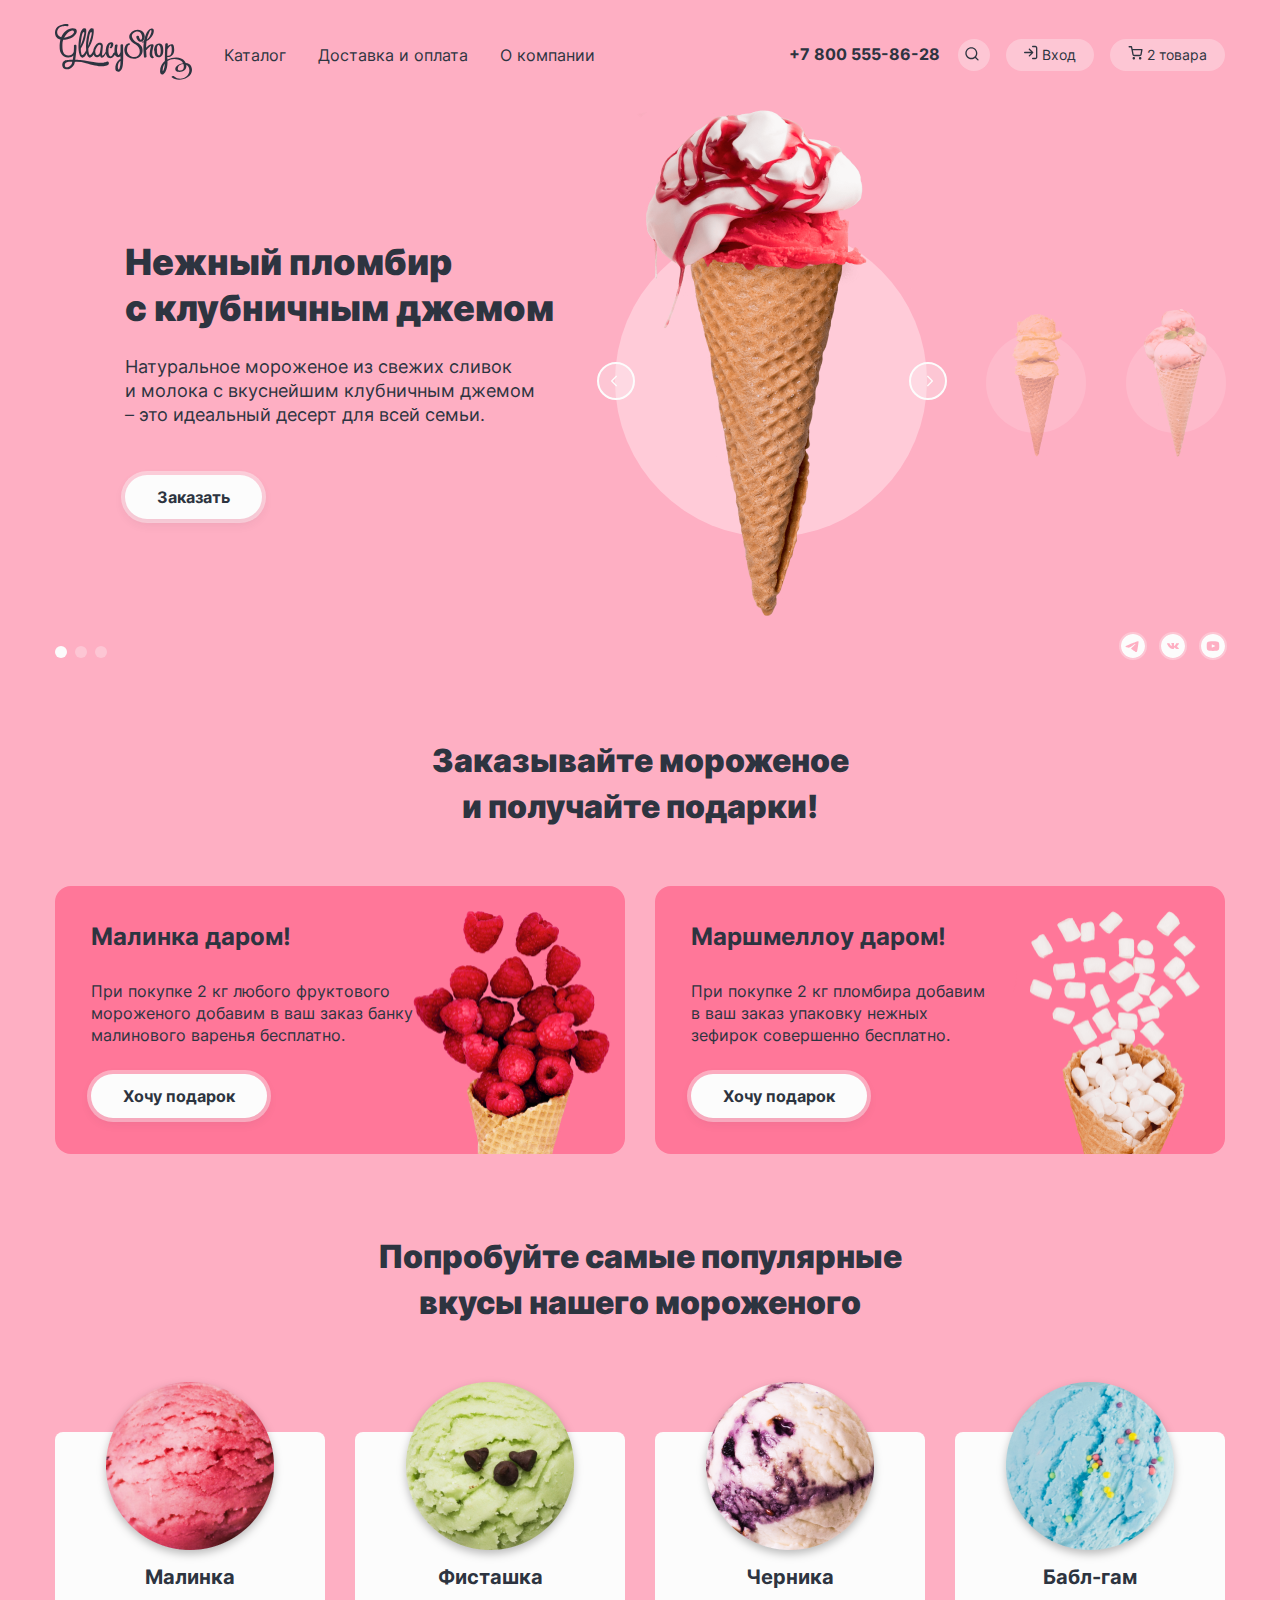
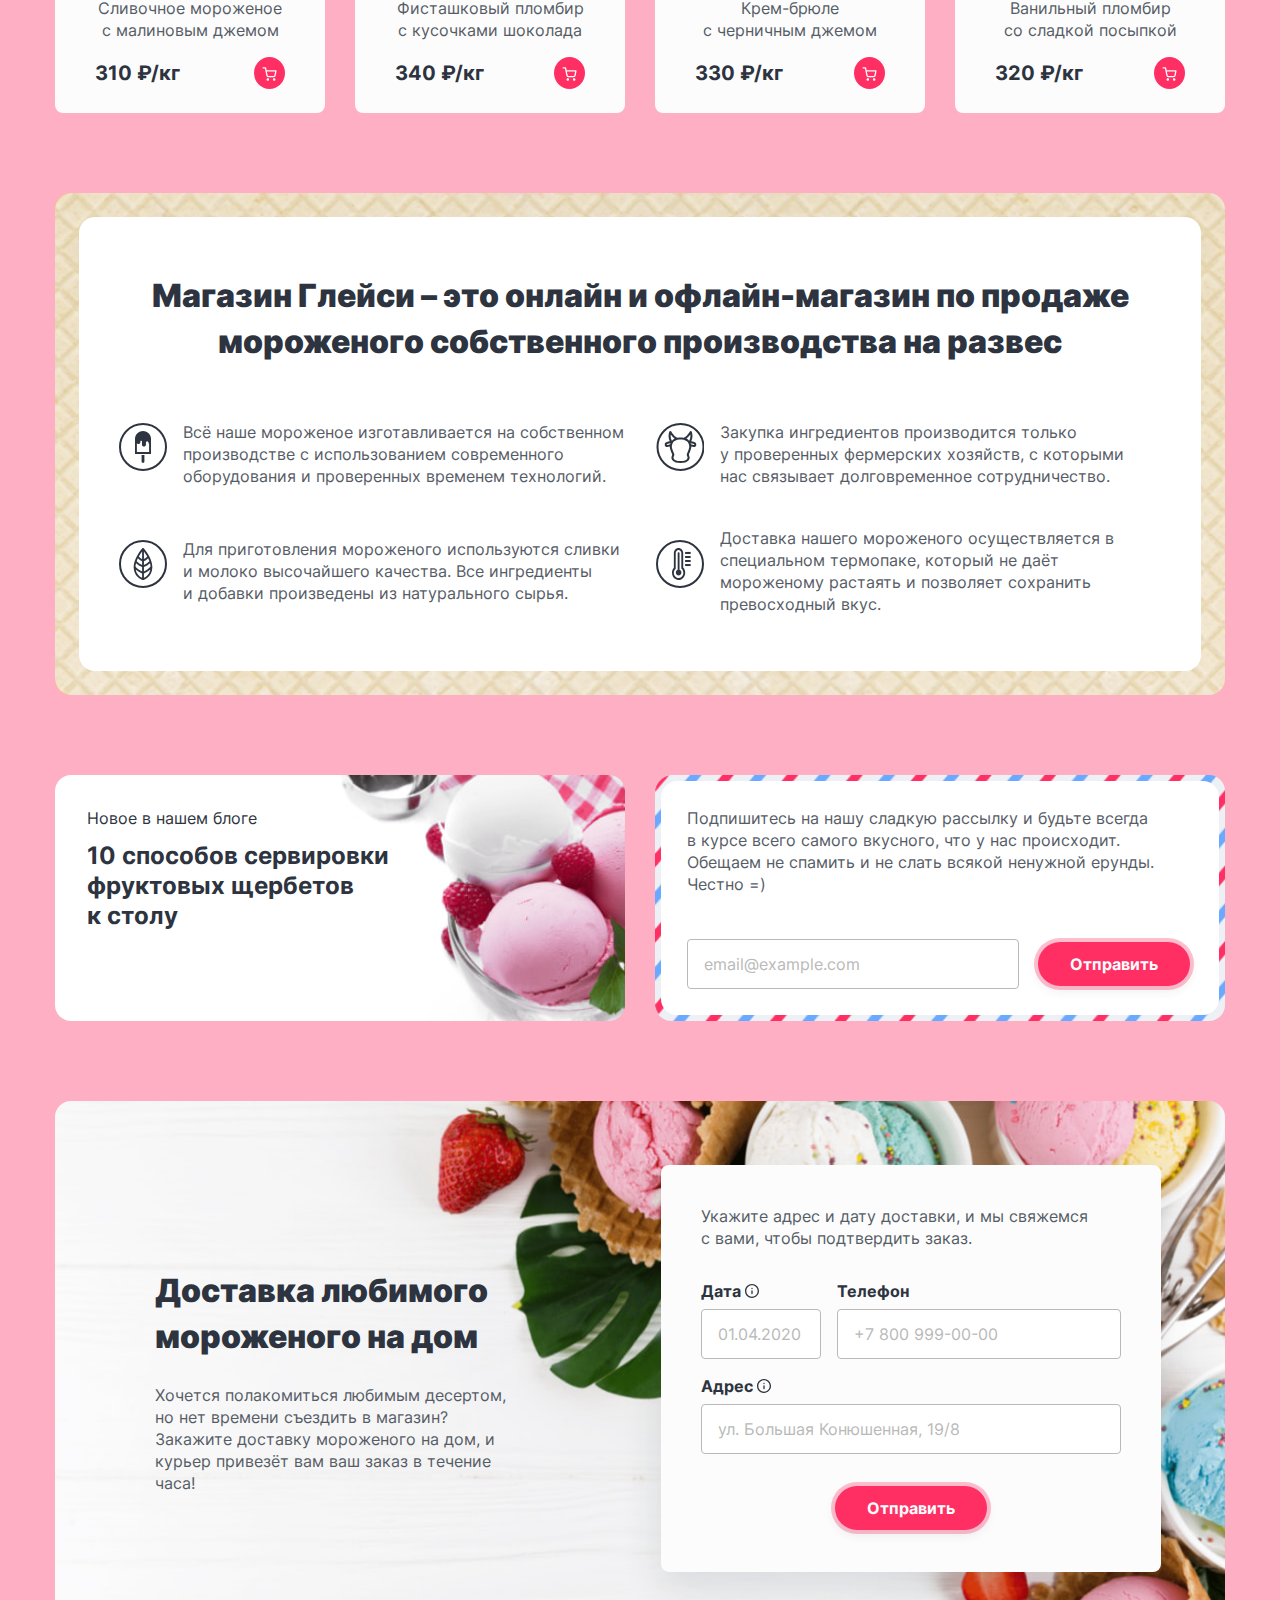
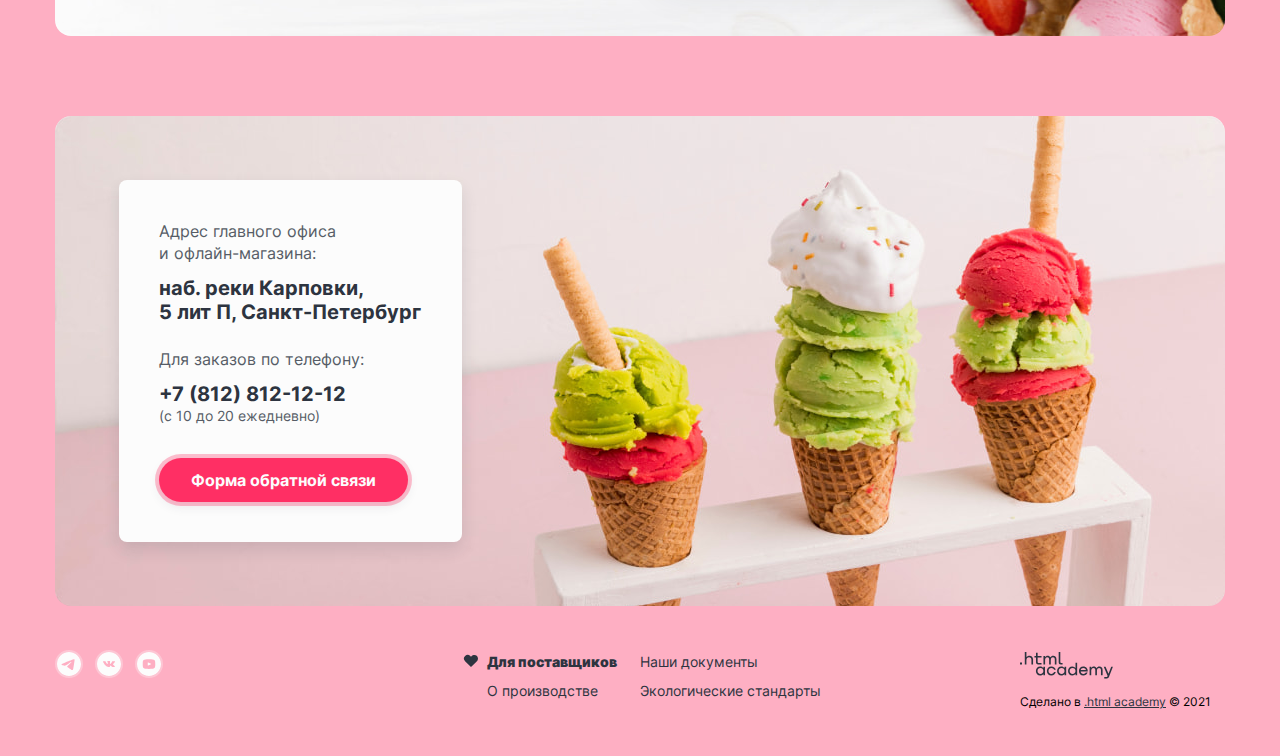
<file: index.html>
<!DOCTYPE html>
<html lang="ru">

  <head>
    <meta charset="utf-8">
    <title>HTML Academy: Глейси</title>
    <link rel="stylesheet" href="styles/styles.css">
    <link rel="icon" href="favicon.ico">
    <link rel="icon" type="image/png" sizes="32x32" href="images/icon/favicon-32x32.png">

  </head>

  <body>

    <header class="page-header">
      <nav class="navigation-menu">
        <h1 class="visually-hidden">
          Интернет-магазин Глейси
        </h1>
        <a class="navigation-logo-link" href="#">
          <img class="navigation-logo" src="images/index.html/icon-logo.svg" width="137" height="56"
            alt="Логотип сайта Глейси.">
        </a>
        <ul class="navigation-menu-list">
          <li class="navigation-menu-item">
            <a class="navigation-menu-link" href="catalog.html">
              Каталог
            </a>
            <div class="popover-catalog-container">
              <div class="popover popover-catalog">
                <h3 class="popover-title-catalog">Новинки</h3>
                <ul class="popover-dropdown-list">
                  <li class="popover-dropdown-item">
                    <a class="popover-link-catalog" href="catalog.html">Сливочное</a>
                  </li>
                  <li class="popover-dropdown-item">
                    <a class="popover-link-catalog" href="catalog.html">Щербеты</a>
                  </li>
                  <li class="popover-dropdown-item">
                    <a class="popover-link-catalog" href="catalog.html">Фруктовый лед</a>
                  </li>
                  <li class="popover-dropdown-item">
                    <a class="popover-link-catalog" href="catalog.html">Мелорин</a>
                  </li>
                </ul>
              </div>
            </div>
          </li>
          <li class="navigation-menu-item">
            <a class="navigation-menu-link" href="#">
              Доставка и оплата
            </a>
          </li>
          <li class="navigation-menu-item">
            <a class="navigation-menu-link" href="#">
              О компании
            </a>
          </li>
        </ul>

        <ul class="navigation-user-menu-list">
          <li class="navigation-user-menu-item">
            <a class="navigation-user-menu-link navigation-phone-link" href="#">
              +7 800 555-86-28
            </a>
          </li>
          <li class="navigation-user-menu-item">
            <a class="navigation-user-menu-link search-link" href="#">
              <svg aria-hidden="true" focusable="false" width="16" height="17" viewBox="0 0 16 17" fill="none"
                xmlns="http://www.w3.org/2000/svg">
                <path fill-rule="evenodd" clip-rule="evenodd"
                  d="M2.66329 8.18794c0-2.57733 2.08934-4.66666 4.66667-4.66666s4.66664 2.08933 4.66664 4.66666c0 1.25728-.4972 2.39846-1.3057 3.23756a.66988.66988 0 0 0-.0657.0577.66988.66988 0 0 0-.0577.0657c-.83915.8085-1.98028 1.3057-3.23754 1.3057-2.57733 0-4.66667-2.0893-4.66667-4.66666Zm8.41181 4.68796c-1.0265.8211-2.32848 1.312-3.74514 1.312-3.31371 0-6-2.6862-6-5.99996 0-3.31371 2.68629-6 6-6 3.31374 0 6.00004 2.68629 6.00004 6 0 1.41669-.491 2.71866-1.3121 3.74516l2.4501 2.4501c.2604.2604.2604.6825 0 .9428-.2603.2604-.6825.2604-.9428 0l-2.4501-2.4501Z"
                  fill="#2D3440" />
              </svg>
              <span class="visually-hidden">Поиск.</span>
            </a>
            <div class="popover-search-container">
              <div class="popover popover-search">
                <h3 class="visually-hidden">Поиск по сайту</h3>
                <form class="popover-form-search" action="https://echo.htmlacademy.ru/" method="post">
                  <label class="visually-hidden popover-form-label" for="search">Поиск</label>
                  <input class="popover-search-field field" type="search" id="search" name="search"
                    placeholder="Поиск по сайту" required>
                </form>
              </div>
            </div>
          </li>
          <li class="navigation-user-menu-item">
            <a class="navigation-user-menu-link login-link" href="#">
              <svg aria-hidden="true" focusable="false" width="14" height="15" viewBox="0 0 14 15" fill="none"
                xmlns="http://www.w3.org/2000/svg">
                <path fill-rule="evenodd" clip-rule="evenodd"
                  d="M8 1.52461c0-.36819.29848-.66667.66667-.66667h2.66663c.5305 0 1.0392.21071 1.4142.58579a1.9999 1.9999 0 0 1 .5858 1.41421v9.33336c0 .5304-.2107 1.0391-.5858 1.4142-.375.3751-.8837.5858-1.4142.5858H8.66667c-.36819 0-.66667-.2985-.66667-.6667 0-.3682.29848-.6667.66667-.6667h2.66663c.1768 0 .3464-.0702.4714-.1952A.66635.66635 0 0 0 12 12.1913V2.85794a.66637.66637 0 0 0-.1953-.4714.66662.66662 0 0 0-.4714-.19527H8.66667C8.29848 2.19127 8 1.8928 8 1.52461ZM4.86189 3.71987c.26035-.26035.68246-.26035.94281 0l3.3291 3.3291a.67314.67314 0 0 1 .04858.05313.6635.6635 0 0 1 .08045.12379c.04511.08986.0705.19132.0705.29872 0 .10862-.02598.21118-.07206.30179a.66356.66356 0 0 1-.07371.11432.67124.67124 0 0 1-.05402.05978L5.8047 11.3293c-.26035.2604-.68246.2604-.94281 0-.26035-.2603-.26035-.6824 0-.9428l2.19526-2.19523H.66667C.29847 8.19127 0 7.8928 0 7.52461s.29848-.66667.66667-.66667h6.39048L4.86189 4.66268c-.26035-.26035-.26035-.68246 0-.94281Z"
                  fill="#2D3440" />
              </svg>
              <span class="navigation-user-menu-title">
                Вход
              </span>
            </a>
            <div class="popover-login-container">
              <div class="popover popover-login">
                <h3 class="popover-title">Личный кабинет</h3>
                <form class="popover-form" action="https://echo.htmlacademy.ru/" method="post">
                  <label class="visually-hidden popover-form-label" for="email">Введите ваш email</label>
                  <input class="popover-field field" type="email" id="email" name="email"
                    placeholder="email@example.com" required>
                  <label class="visually-hidden popover-form-label" for="password">Введите ваш пароль</label>
                  <input class="popover-field field" type="password" id="password" name="password"
                    placeholder="Введите ваш пароль" required>
                  <div class="popover-auth">
                    <button class="button pink-button popover-button-login" type="submit">
                      Войти
                    </button>
                    <div class="popover-link-group">
                      <a class="popover-link" href="#">
                        Забыли пароль?
                      </a>
                      <a class="popover-link" href="#">
                        Регистрация
                      </a>
                    </div>
                  </div>
                </form>
              </div>
            </div>
          </li>
          <li class="navigation-user-menu-item">
            <a class="navigation-user-menu-link cart-link" href="#">
              <svg aria-hidden="true" focusable="false" width="15" height="14" viewBox="0 0 15 14" fill="none"
                xmlns="http://www.w3.org/2000/svg">
                <path fill-rule="evenodd" clip-rule="evenodd"
                  d="M1.16667.10794C.79847.10794.5.40642.5.77461c0 .36819.29848.66666.66667.66666h1.77127l.46743 2.33539a.66396.66396 0 0 0 .01063.0531l.96738 4.83333.00012.00056a1.82558 1.82558 0 0 0 1.81833 1.46915h5.62067a1.82578 1.82578 0 0 0 1.1727-.40332 1.82592 1.82592 0 0 0 .6458-1.06639v.00001l.001-.005.9271-4.86144a.6669.6669 0 0 0-.1412-.54985.66677.66677 0 0 0-.5137-.2417H4.61072L4.1381.64377C4.07574.3322 3.80215.10794 3.4844.10794H1.16667Zm4.52431 8.29444-.81339-4.06394h8.23081l-.7756 4.06686a.4923.4923 0 0 1-.1737.28555.4923.4923 0 0 1-.3181.10871v-.00013H6.19614v-.00012l-.01277.00025a.49218.49218 0 0 1-.4922-.39622l-.00019-.00096ZM4.55739 12.3634c0-.688.55771-1.2457 1.24568-1.2457.68798 0 1.24569.5577 1.24569 1.2457 0 .6879-.55771 1.2457-1.24569 1.2457-.68797 0-1.24568-.5578-1.24568-1.2457Zm6.37331 0c0-.688.5577-1.2457 1.2457-1.2457.688 0 1.2457.5577 1.2457 1.2457 0 .6879-.5577 1.2457-1.2457 1.2457-.688 0-1.2457-.5578-1.2457-1.2457Z"
                  fill="#2D3440" />
              </svg>
              <span class="visually-hidden">Корзина.</span>
              <span class="products-amount">2 товара</span>
            </a>
            <div class="popover-cart-container">
            <div class="popover popover-cart">
              <h3 class="popover-title">Корзина</h3>
              <ul class="popover-list">
                <li class="popover-item">
                  <img class="image-popover" src="images/index.html/raspberry.png" width="46" height="46"
                    alt="Мороженное с малиной.">
                  <div class="popover-details-group">
                    <a class="popover-cart-link" href="catalog.html">
                      Малинка
                    </a>
                    <span class="popover-item-details">1 кг х 310 ₽</span>
                  </div>
                  <b class="popover-item-price">310 ₽</b>
                  <button class="button close-button-popover" type="button">
                    <span class="visually-hidden">Удалить из корзины.</span>
                  </button>
                </li>
                <li class="popover-item">
                  <img class="image-popover" src="images/index.html/bubblegum.png" width="46" height="46"
                    alt="Мороженное с малиной.">
                  <div class="popover-details-group">
                    <a class="popover-cart-link" href="catalog.html">
                      Бабл-гам
                    </a>
                    <span class="popover-item-details">1,5 кг х 320 ₽</span>
                  </div>
                  <b class="popover-item-price">480 ₽</b>
                  <button class="button close-button-popover" type="button">
                    <span class="visually-hidden">Удалить из корзины.</span>
                  </button>
                </li>
              </ul>
              <div class="popover-button-container">
                <button class="button pink-button popover-button" type="submit">
                  Оформить заказ
                </button>
                <span class="popover-total-price">Итого: 790 ₽</span>
              </div>
            </div>
          </div>

          <div class="popover-cart-empty-container">
            <div class="popover popover-cart-empty">
              <h3 class="popover-cart-empty-title">Ваша корзина пока пуста</h3>
            </div>
          </div>

          </li>
        </ul>
      </nav>
    </header>

    <main class="main-index main-container">

      <section class="slider">
        <h2 class="visually-hidden">
          Ассортимент интернет-магазина Глейси
        </h2>

        <div class="slider-container">
          <div class="slider-content">
            <p class="slider-title">
              Нежный пломбир с&nbsp;клубничным джемом
            </p>
            <p class="slider-description">
              Натуральное мороженое из свежих сливок
              и&nbsp;молока с вкуснейшим клубничным джемом<br>– это идеальный десерт для всей семьи.
            </p>

            <div class="slider-content visually-hidden">
              <p class="slider-title">
                Сливочное мороженое со вкусом банана
              </p>
              <p class="slider-description">
                Сливочное мороженое с ярким банановым вкусом подарит вам свежесть и наслаждение даже в самый жаркий
                летний
                день.
              </p>
            </div>

            <div class="slider-content visually-hidden">
              <p class="slider-title">
                Карамельный пломбир с маршмеллоу
              </p>
              <p class="slider-description">
                Необычный сладкий десерт с карамельным топпингом и кусочками зефира завоюет сердца сладкоежек всех
                возрастов.
              </p>
            </div>

            <button class="button order-button" type="submit">
              Заказать
            </button>

          </div>

          <div class="slider-image-container">
            <div class="slider-image-content">
              <img class="slider-image" src="images/index.html/icon-ice-cream.png" width="306" height="507"
                alt="Нежный пломбир с клубничным джемом в рожке.">
            </div>
            <div class="slider-image-content slider-not-selected">
              <img class="slider-image" src="images/index.html/icon-ice-cream-banana.png" width="306" height="507"
                alt="Нежный пломбир с клубничным джемом в рожке.">
            </div>
            <div class="slider-image-content slider-not-selected">
              <img class="slider-image" src="images/index.html/icon-ice-cream-caramel.png" width="306" height="507"
                alt="Нежный пломбир с клубничным джемом в рожке.">
            </div>


            <div class="small-image-container">
              <img class="slider-image-not-selected" src="images/index.html/icon-ice-cream-banana.png" width="100"
                height="150" alt="Карамельный пломбир с маршмеллоу в рожке.">
            </div>
            <div class="small-image-container">
              <img class="slider-image-not-selected" src="images/index.html/icon-ice-cream-caramel.png" width="100"
                height="150" alt="Сливочное мороженое со вкусом банана в рожке.">
            </div>

            <div class="slider-button-container">
              <button class="slider-button" type="button">
                <svg aria-hidden="true" focusable="false" class="slider-button-prev" width="7" height="12"
                  viewBox="0 0 7 12" xmlns="http://www.w3.org/2000/svg">
                  <path fill-rule="evenodd" clip-rule="evenodd"
                    d="M5.86474 11.1352c.25969.2597.68075.2597.94045 0 .2597-.2597.2597-.6807 0-.9404L2.60391 5.99351l4.20132-4.20132c.25969-.2597.25969-.68075-.00001-.94045-.25969-.2597-.68075-.2597-.94045 0L1.19606 5.52045l-.00284.00283c-.2597.2597-.2597.68075 0 .94045l4.67152 4.67147Z" />
                </svg>
                <span class="visually-hidden">Предыдущее фото.</span>
              </button>
              <button class="slider-button" type="button">
                <svg class="slider-button-next" aria-hidden="true" focusable="false" width="7" height="12"
                  viewBox="0 0 7 12" xmlns="http://www.w3.org/2000/svg">
                  <path fill-rule="evenodd" clip-rule="evenodd"
                    d="M1.13526.8647C.87556.605.45451.605.19481.8647c-.2597.25969-.2597.68075 0 .94045L4.3961 6.00643.19477 10.2077c-.2597.2597-.2597.6808 0 .9405.2597.2597.68076.2597.94046 0l4.66871-4.66871a.75643.75643 0 0 0 .00284-.00283c.2597-.2597.2597-.68075 0-.94045L1.13526.8647Z" />
                </svg>
                <span class="visually-hidden">Следующее фото.</span>
              </button>
            </div>
          </div>
        </div>

        <div class="slider-social-container">
          <ol class="slider-pagination">
            <li class="slider-pagination-item">
              <button class="slider-pagination-button pagination-button-current" type="button">
                <span class="visually-hidden">1 слайдер.</span>
              </button>
            </li>
            <li class="slider-pagination-item">
              <button class="slider-pagination-button" type="button">
                <span class="visually-hidden">2 слайдер.</span>
              </button>
            </li>
            <li class="slider-pagination-item">
              <button class="slider-pagination-button" type="button">
                <span class="visually-hidden">3 слайдер.</span>
              </button>
            </li>
          </ol>

          <ul class="social-list">
            <li class="social-item">
              <a class="social-link" href="https://t.me/htmlacademy">
                <svg aria-hidden="true" focusable="false" width="24" height="24" viewBox="0 0 24 24"
                  xmlns="http://www.w3.org/2000/svg">
                  <path fill-rule="evenodd" clip-rule="evenodd"
                    d="M24 12c0 6.627-5.373 12-12 12S0 18.627 0 12 5.373 0 12 0s12 5.373 12 12ZM12.43 8.859c-1.167.485-3.5 1.49-6.998 3.014-.568.226-.866.447-.893.663-.046.366.412.51 1.034.705.085.027.173.054.263.084.613.199 1.437.432 1.865.441.389.008.823-.152 1.302-.48 3.268-2.207 4.955-3.322 5.061-3.346.075-.017.179-.039.249.024.07.062.063.18.056.212-.046.193-1.84 1.862-2.77 2.726-.29.269-.495.46-.537.504-.094.097-.19.19-.282.279-.57.548-.996.96.024 1.632.49.323.882.59 1.273.856.427.291.853.581 1.405.943.14.092.274.187.405.28.497.355.944.673 1.496.623.32-.03.652-.331.82-1.23.397-2.126 1.179-6.73 1.36-8.628a2.11222 2.11222 0 0 0-.02-.472.50604.50604 0 0 0-.172-.325c-.143-.117-.365-.142-.465-.14-.451.008-1.143.249-4.476 1.635Z" />
                </svg>
                <span class="visually-hidden">Телеграм.</span>
              </a>
            </li>
            <li class="social-item">
              <a class="social-link" href="https://vk.com/htmlacademy">
                <svg aria-hidden="true" focusable="false" width="24" height="24" viewBox="0 0 24 24"
                  xmlns="http://www.w3.org/2000/svg">
                  <path fill-rule="evenodd" clip-rule="evenodd"
                    d="M24 12c0 6.6274-5.3726 12-12 12-6.62742 0-12-5.3726-12-12C0 5.37258 5.37258 0 12 0c6.6274 0 12 5.37258 12 12Zm-11.4116 2.9749h-.7173s-1.5826.0835-2.97631-1.1882c-1.51993-1.3872-2.8623-4.13968-2.8623-4.13968s-.07738-.18048.00668-.26772c.09449-.09809.35189-.10437.35189-.10437l1.71461-.00985s.1616.0237.27727.09809c.0953.0614.14873.17619.14873.17619s.27711.61424.64414 1.16994c.71631 1.0849 1.04999 1.3222 1.29319 1.2059.3543-.1694.2481-1.5336.2481-1.5336s.0065-.49514-.1784-.71559c-.1432-.17091-.4133-.22074-.5325-.23473-.09649-.01128.0619-.20761.2671-.2957.3086-.1325.8535-.14007 1.4973-.13422.5016.00443.6459.03184.8421.07339.455.0963.4409.40488.4102 1.07065-.0091.199-.0197.4298-.0197.6964 0 .06-.002.1239-.0041.1897-.0106.341-.0228.7314.2333.8765.1313.0742.4525.0111 1.256-1.1847.3809-.5667.6665-1.23306.6665-1.23306s.0624-.11879.1593-.16976c.0992-.05197.233-.03598.233-.03598l1.8043-.00985s.5422-.05669.63.15777c.092.22516-.2027.75088-.9398 1.61198-.6954.8123-1.0357 1.1143-1.0089 1.3792.0199.1962.2411.3721.6687.72.8882.7225 1.1249 1.1019 1.1812 1.1921a.44744.44744 0 0 0 .0103.0162c.3975.5777-.4408.623-.4408.623l-1.6025.0195s-.3444.0599-.7976-.213c-.237-.1426-.4688-.3754-.6895-.5972-.3375-.3391-.6495-.6526-.9157-.5786-.4467.1242-.4326.9678-.4326.9678s.0032.1802-.0986.2761c-.1106.1045-.3273.1254-.3273.1254Z" />
                </svg>
                <span class="visually-hidden">Вконтакте.</span>
              </a>
            </li>
            <li class="social-item">
              <a class="social-link" href="https://www.youtube.com/user/htmlacademyru">
                <svg aria-hidden="true" focusable="false" width="24" height="24" viewBox="0 0 24 24"
                  xmlns="http://www.w3.org/2000/svg">
                  <path
                    d="m14.0038 11.7913-2.8075-1.31c-.245-.1138-.4463.0137-.4463.2849v2.4676c0 .2712.2013.3987.4463.285l2.8062-1.31c.2463-.115.2463-.3025.0013-.4175ZM12 0C5.3725 0 0 5.3725 0 12s5.3725 12 12 12 12-5.3725 12-12S18.6275 0 12 0Zm0 16.875c-6.1425 0-6.25-.5537-6.25-4.875 0-4.32125.1075-4.875 6.25-4.875s6.25.55375 6.25 4.875c0 4.3213-.1075 4.875-6.25 4.875Z" />
                </svg>
                <span class="visually-hidden">Youtube.</span>
              </a>
            </li>
          </ul>
        </div>
      </section>

      <section class="promo">
        <h2 class="promo-title main-title">
          Заказывайте мороженое<br>и получайте подарки!
        </h2>
        <div class="promo-container">
          <div class="promo-one">
            <p class="promo-subtitle">
              Малинка даром!
            </p>
            <p class="promo-description">
              При покупке 2 кг любого фруктового мороженого добавим в ваш заказ банку малинового варенья бесплатно.
            </p>
            <a class="button promo-button" href="#">
              Хочу&nbsp;подарок
            </a>
          </div>
          <div class="promo-two">
            <p class="promo-subtitle">
              Маршмеллоу даром!
            </p>
            <p class="promo-description">
              При покупке 2 кг пломбира добавим<br>в ваш заказ упаковку нежных<br>зефирок совершенно бесплатно.
            </p>
            <a class="button promo-button" href="#">
              Хочу&nbsp;подарок
            </a>
          </div>
        </div>
      </section>

      <section class="popular-product">
        <h2 class="popular-product-title main-title">
          Попробуйте самые популярные<br>вкусы нашего мороженого
        </h2>
        <ul class="popular-product-list">
          <li class="product-item">
            <a class="product-link" href="catalog.html">
              <img class="popular-product-image" src="images/index.html/raspberry.png" width="168" height="168"
                alt="Мороженное с малиной.">
              <p class="popular-product-subtitle subtitle">
                Малинка
              </p>
              <p class="popular-product-description description">
                Сливочное мороженое с малиновым джемом
              </p>
            </a>
            <div class="product-price-container">
              <b class="popular-product-price price">310 ₽/кг</b>
              <button class="button cart-button" type="button">
                <svg aria-hidden="true" focusable="false" width="15" height="14" viewBox="0 0 15 14"
                  xmlns="http://www.w3.org/2000/svg">
                  <path fill-rule="evenodd" clip-rule="evenodd"
                    d="M1.16667.25C.79847.25.5.54848.5.91667c0 .36819.29848.66666.66667.66666h1.77127l.46743 2.33539a.66396.66396 0 0 0 .01063.0531l.96738 4.83333.00012.00056a1.82553 1.82553 0 0 0 1.81833 1.46909h5.62067c.4259.0065.8408-.1361 1.1727-.40327a1.82587 1.82587 0 0 0 .6458-1.06638l.001-.00499.9271-4.86144a.6669.6669 0 0 0-.1412-.54985.66678.66678 0 0 0-.5137-.24171H4.61072L4.1381.78583C4.07574.47426 3.80215.25 3.4844.25H1.16667Zm4.52431 8.29444L4.87759 4.4805h8.23081l-.7756 4.06686a.4923.4923 0 0 1-.1737.28555.4923.4923 0 0 1-.3181.10871v-.00013H6.19614v-.00012l-.01277.00025a.49218.49218 0 0 1-.4922-.39622l-.00019-.00096ZM4.55739 12.5054c0-.6879.55771-1.2457 1.24568-1.2457.68798 0 1.24569.5578 1.24569 1.2457 0 .688-.55771 1.2457-1.24569 1.2457-.68797 0-1.24568-.5577-1.24568-1.2457Zm6.37331 0c0-.6879.5577-1.2457 1.2457-1.2457.688 0 1.2457.5578 1.2457 1.2457 0 .688-.5577 1.2457-1.2457 1.2457-.688 0-1.2457-.5577-1.2457-1.2457Z" />
                </svg>
                <span class="visually-hidden">Добавить в корзину.</span>
              </button>
            </div>
          </li>
          <li class="product-item">
            <a class="product-link" href="catalog.html">
              <img class="popular-product-image" src="images/index.html/pistachio.png" width="168" height="168"
                alt="Мороженное с фисташками.">
              <p class="popular-product-subtitle subtitle">
                Фисташка
              </p>
              <p class="popular-product-description description">
                Фисташковый пломбир с кусочками шоколада
              </p>
            </a>
            <div class="product-price-container">
              <b class="popular-product-price price">340 ₽/кг</b>
              <button class="button cart-button" type="button">
                <svg class="icon-cart-button" aria-hidden="true" focusable="false" width="15" height="14"
                  viewBox="0 0 15 14" xmlns="http://www.w3.org/2000/svg">
                  <path fill-rule="evenodd" clip-rule="evenodd"
                    d="M1.16667.25C.79847.25.5.54848.5.91667c0 .36819.29848.66666.66667.66666h1.77127l.46743 2.33539a.66396.66396 0 0 0 .01063.0531l.96738 4.83333.00012.00056a1.82553 1.82553 0 0 0 1.81833 1.46909h5.62067c.4259.0065.8408-.1361 1.1727-.40327a1.82587 1.82587 0 0 0 .6458-1.06638l.001-.00499.9271-4.86144a.6669.6669 0 0 0-.1412-.54985.66678.66678 0 0 0-.5137-.24171H4.61072L4.1381.78583C4.07574.47426 3.80215.25 3.4844.25H1.16667Zm4.52431 8.29444L4.87759 4.4805h8.23081l-.7756 4.06686a.4923.4923 0 0 1-.1737.28555.4923.4923 0 0 1-.3181.10871v-.00013H6.19614v-.00012l-.01277.00025a.49218.49218 0 0 1-.4922-.39622l-.00019-.00096ZM4.55739 12.5054c0-.6879.55771-1.2457 1.24568-1.2457.68798 0 1.24569.5578 1.24569 1.2457 0 .688-.55771 1.2457-1.24569 1.2457-.68797 0-1.24568-.5577-1.24568-1.2457Zm6.37331 0c0-.6879.5577-1.2457 1.2457-1.2457.688 0 1.2457.5578 1.2457 1.2457 0 .688-.5577 1.2457-1.2457 1.2457-.688 0-1.2457-.5577-1.2457-1.2457Z" />
                </svg>
                <span class="visually-hidden">Добавить в корзину.</span>
              </button>
            </div>
          </li>
          <li class="product-item">
            <a class="product-link" href="catalog.html">
              <img class="popular-product-image" src="images/index.html/blueberry.png" width="168" height="168"
                alt="Мороженное с черникой.">
              <p class="popular-product-subtitle subtitle">
                Черника
              </p>
              <p class="popular-product-description description">
                Крем-брюле<br>с черничным джемом
              </p>
            </a>
            <div class="product-price-container">
              <b class="popular-product-price price">330 ₽/кг</b>
              <button class="button cart-button" type="button">
                <svg class="icon-cart-button" aria-hidden="true" focusable="false" width="15" height="14"
                  viewBox="0 0 15 14" xmlns="http://www.w3.org/2000/svg">
                  <path fill-rule="evenodd" clip-rule="evenodd"
                    d="M1.16667.25C.79847.25.5.54848.5.91667c0 .36819.29848.66666.66667.66666h1.77127l.46743 2.33539a.66396.66396 0 0 0 .01063.0531l.96738 4.83333.00012.00056a1.82553 1.82553 0 0 0 1.81833 1.46909h5.62067c.4259.0065.8408-.1361 1.1727-.40327a1.82587 1.82587 0 0 0 .6458-1.06638l.001-.00499.9271-4.86144a.6669.6669 0 0 0-.1412-.54985.66678.66678 0 0 0-.5137-.24171H4.61072L4.1381.78583C4.07574.47426 3.80215.25 3.4844.25H1.16667Zm4.52431 8.29444L4.87759 4.4805h8.23081l-.7756 4.06686a.4923.4923 0 0 1-.1737.28555.4923.4923 0 0 1-.3181.10871v-.00013H6.19614v-.00012l-.01277.00025a.49218.49218 0 0 1-.4922-.39622l-.00019-.00096ZM4.55739 12.5054c0-.6879.55771-1.2457 1.24568-1.2457.68798 0 1.24569.5578 1.24569 1.2457 0 .688-.55771 1.2457-1.24569 1.2457-.68797 0-1.24568-.5577-1.24568-1.2457Zm6.37331 0c0-.6879.5577-1.2457 1.2457-1.2457.688 0 1.2457.5578 1.2457 1.2457 0 .688-.5577 1.2457-1.2457 1.2457-.688 0-1.2457-.5577-1.2457-1.2457Z" />
                </svg>
                <span class="visually-hidden">Добавить в корзину.</span>
              </button>
            </div>
          </li>
          <li class="product-item">
            <a class="product-link" href="catalog.html">
              <img class="popular-product-image" src="images/index.html/bubblegum.png" width="168" height="168"
                alt="Мороженное со вкусом жвачки.">
              <p class="popular-product-subtitle subtitle">
                Бабл-гам
              </p>
              <p class="popular-product-description description">
                Ванильный пломбир<br>со сладкой посыпкой
              </p>
            </a>
            <div class="product-price-container">
              <b class="popular-product-price price">320 ₽/кг</b>
              <button class="button cart-button" type="button">
                <svg class="icon-cart-button" aria-hidden="true" focusable="false" width="15" height="14"
                  viewBox="0 0 15 14" xmlns="http://www.w3.org/2000/svg">
                  <path fill-rule="evenodd" clip-rule="evenodd"
                    d="M1.16667.25C.79847.25.5.54848.5.91667c0 .36819.29848.66666.66667.66666h1.77127l.46743 2.33539a.66396.66396 0 0 0 .01063.0531l.96738 4.83333.00012.00056a1.82553 1.82553 0 0 0 1.81833 1.46909h5.62067c.4259.0065.8408-.1361 1.1727-.40327a1.82587 1.82587 0 0 0 .6458-1.06638l.001-.00499.9271-4.86144a.6669.6669 0 0 0-.1412-.54985.66678.66678 0 0 0-.5137-.24171H4.61072L4.1381.78583C4.07574.47426 3.80215.25 3.4844.25H1.16667Zm4.52431 8.29444L4.87759 4.4805h8.23081l-.7756 4.06686a.4923.4923 0 0 1-.1737.28555.4923.4923 0 0 1-.3181.10871v-.00013H6.19614v-.00012l-.01277.00025a.49218.49218 0 0 1-.4922-.39622l-.00019-.00096ZM4.55739 12.5054c0-.6879.55771-1.2457 1.24568-1.2457.68798 0 1.24569.5578 1.24569 1.2457 0 .688-.55771 1.2457-1.24569 1.2457-.68797 0-1.24568-.5577-1.24568-1.2457Zm6.37331 0c0-.6879.5577-1.2457 1.2457-1.2457.688 0 1.2457.5578 1.2457 1.2457 0 .688-.5577 1.2457-1.2457 1.2457-.688 0-1.2457-.5577-1.2457-1.2457Z" />
                </svg>
                <span class="visually-hidden">Добавить в корзину</span>
              </button>
            </div>
          </li>
        </ul>
      </section>

      <div class="company-advantages-container">
        <section class="company-advantages">
          <h2 class="visually-hidden">
            Преимущества интернет-магазина
          </h2>
          <p class="company-advantages-title main-title">
            Магазин Глейси – это онлайн и офлайн-магазин по продаже мороженого собственного производства на развес
          </p>
          <ul class="company-advantages-list">
            <li class="company-advantages-item icon-ice-cream">
              <p class="description">
                Всё наше мороженое изготавливается на собственном производстве с использованием
                современного<br>оборудования
                и проверенных временем технологий.
              </p>
            </li>
            <li class="company-advantages-item icon-cow">
              <p class="description">
                Закупка ингредиентов производится только<br>
                у проверенных фермерских хозяйств, с которыми
                нас&nbsp;связывает долговременное сотрудничество.
              </p>
            </li>
            <li class="company-advantages-item icon-leaf">
              <p class="description">
                Для приготовления мороженого используются сливки<br>и молоко высочайшего качества. Все ингредиенты<br>и
                добавки произведены из натурального сырья.
              </p>
            </li>
            <li class="company-advantages-item icon-thermometer">
              <p class="description">
                Доставка нашего мороженого осуществляется в<br>специальном термопаке, который не даёт мороженому
                растаять и
                позволяет сохранить превосходный вкус.
              </p>
            </li>
          </ul>
        </section>
      </div>

      <section class="news">
        <h2 class="visually-hidden">Новости</h2>
        <article class="news-post">
          <h3 class="news-post-title">Новое в нашем блоге</h3>
          <a class="news-post-link" href="#">
            10 способов сервировки фруктовых щербетов<br>к столу
          </a>
        </article>
        <div class="newsletter">
          <div class="newsletter-content">
            <p class="newsletter-description description">
              Подпишитесь на нашу сладкую рассылку и будьте всегда<br>в курсе всего самого вкусного, что у нас
              происходит. Обещаем не спамить и не слать всякой ненужной ерунды. Честно =)
            </p>
            <form class="newsletter-form" action="https://echo.htmlacademy.ru/" method="post">
              <label class="visually-hidden" for="newsletter-email">Ваш email</label>
              <input class="newsletter-field field" type="email" id="newsletter-email" name="newsletter-email"
                placeholder="email@example.com" required>
              <button class="button newsletter-button pink-button" type="submit">Отправить</button>
            </form>
          </div>
        </div>
      </section>

      <section class="delivery">
        <div class="delivery-content">
          <h2 class="delivery-title main-title">
            Доставка любимого мороженого на дом
          </h2>
          <p class="delivery-description description">
            Хочется полакомиться любимым десертом,<br>но нет времени съездить в магазин? Закажите доставку мороженого на
            дом,
            и курьер привезёт вам ваш заказ в течение часа!
          </p>
        </div>
        <div class="delivery-information-container">
          <p class="delivery-information-description description">
            Укажите адрес и дату доставки, и мы свяжемся<br>с вами, чтобы подтвердить заказ.
          </p>
          <form class="delivery-information-form" action="https://echo.htmlacademy.ru/" method="post">
            <div class="delivery-form">
              <div class="delivery-date">
                <div class="delivery-tooltip-container">
                  <label class="delivery-date-label label" for="delivery-date">Дата</label>
                  <div class="tooltip">
                    <button class="tooltip-button" type="button" aria-labelledby="tooltip-label-date">
                    </button>
                    <span class="tooltip-text" role="tooltip" id="tooltip-label-date">
                      Введите дату доставки
                    </span>
                  </div>
                </div>
                <input class="delivery-date-field field" type="text" id="delivery-date" name="delivery-date"
                  placeholder="01.04.2020" required>
              </div>
              <div class="delivery-phone">
                <label class="delivery-phone-label label" for="delivery-phone">Телефон</label>
                <input class="delivery-phone-field field" type="text" id="delivery-phone" name="delivery-phone"
                  placeholder="+7 800 999-00-00" required>
              </div>
            </div>
            <div class="delivery-address">
              <div class="delivery-tooltip-container">
                <label class="delivery-address-label label" for="delivery-address">Адрес</label>
                <div class="tooltip">
                  <button class="tooltip-button" type="button" aria-labelledby="tooltip-label-address">
                  </button>
                  <span class="tooltip-text" role="tooltip" id="tooltip-label-address">
                    Введите название<br>улицы, дома и квартиры
                  </span>
                </div>
              </div>
              <input class="delivery-address-field field" type="text" id="delivery-address" name="delivery-address"
                placeholder="ул. Большая Конюшенная, 19/8" required>
            </div>
            <button class="button delivery-button pink-button" type="submit">
              Отправить
            </button>
          </form>
        </div>
      </section>

      <section class="contacts">
        <h2 class="visually-hidden">
          Контакты интернет-магазина
        </h2>
        <address class="address-container">
          <p class="address-title description">
            Адрес главного офиса<br>и офлайн-магазина:
          </p>
          <p class="address-subtitle">
            наб. реки Карповки,<br>5 лит П, Санкт-Петербург
          </p>
          <p class="contacts-phone description">
            Для заказов по телефону:
          </p>
          <a class="contacts-phone-link" href="#">
            +7 (812) 812-12-12
          </a>
          <p class="contacts-phone-details-subtitle">
            (с 10 до 20 ежедневно)
          </p>
          <a class="button feedback-button pink-button" href="#">
            Форма&nbsp;обратной&nbsp;связи
          </a>
        </address>
      </section>
    </main>

    <footer class="page-footer">
      <section class="footer-social-container">
        <h2 class="visually-hidden">
          Социальные сети
        </h2>
        <ul class="footer-social-contacts-list">
          <li class="footer-social-contacts-item">
            <a class="social-link" href="https://t.me/htmlacademy">
              <svg aria-hidden="true" focusable="false" width="24" height="24" viewBox="0 0 24 24"
                xmlns="http://www.w3.org/2000/svg">
                <path fill-rule="evenodd" clip-rule="evenodd"
                  d="M24 12c0 6.627-5.373 12-12 12S0 18.627 0 12 5.373 0 12 0s12 5.373 12 12ZM12.43 8.859c-1.167.485-3.5 1.49-6.998 3.014-.568.226-.866.447-.893.663-.046.366.412.51 1.034.705.085.027.173.054.263.084.613.199 1.437.432 1.865.441.389.008.823-.152 1.302-.48 3.268-2.207 4.955-3.322 5.061-3.346.075-.017.179-.039.249.024.07.062.063.18.056.212-.046.193-1.84 1.862-2.77 2.726-.29.269-.495.46-.537.504-.094.097-.19.19-.282.279-.57.548-.996.96.024 1.632.49.323.882.59 1.273.856.427.291.853.581 1.405.943.14.092.274.187.405.28.497.355.944.673 1.496.623.32-.03.652-.331.82-1.23.397-2.126 1.179-6.73 1.36-8.628a2.11222 2.11222 0 0 0-.02-.472.50604.50604 0 0 0-.172-.325c-.143-.117-.365-.142-.465-.14-.451.008-1.143.249-4.476 1.635Z" />
              </svg>
              <span class="visually-hidden">Телеграм.</span>
            </a>
          </li>
          <li class="footer-social-contacts-item">
            <a class="social-link" href="https://vk.com/htmlacademy">
              <svg aria-hidden="true" focusable="false" width="24" height="24" viewBox="0 0 24 24"
                xmlns="http://www.w3.org/2000/svg">
                <path fill-rule="evenodd" clip-rule="evenodd"
                  d="M24 12c0 6.6274-5.3726 12-12 12-6.62742 0-12-5.3726-12-12C0 5.37258 5.37258 0 12 0c6.6274 0 12 5.37258 12 12Zm-11.4116 2.9749h-.7173s-1.5826.0835-2.97631-1.1882c-1.51993-1.3872-2.8623-4.13968-2.8623-4.13968s-.07738-.18048.00668-.26772c.09449-.09809.35189-.10437.35189-.10437l1.71461-.00985s.1616.0237.27727.09809c.0953.0614.14873.17619.14873.17619s.27711.61424.64414 1.16994c.71631 1.0849 1.04999 1.3222 1.29319 1.2059.3543-.1694.2481-1.5336.2481-1.5336s.0065-.49514-.1784-.71559c-.1432-.17091-.4133-.22074-.5325-.23473-.09649-.01128.0619-.20761.2671-.2957.3086-.1325.8535-.14007 1.4973-.13422.5016.00443.6459.03184.8421.07339.455.0963.4409.40488.4102 1.07065-.0091.199-.0197.4298-.0197.6964 0 .06-.002.1239-.0041.1897-.0106.341-.0228.7314.2333.8765.1313.0742.4525.0111 1.256-1.1847.3809-.5667.6665-1.23306.6665-1.23306s.0624-.11879.1593-.16976c.0992-.05197.233-.03598.233-.03598l1.8043-.00985s.5422-.05669.63.15777c.092.22516-.2027.75088-.9398 1.61198-.6954.8123-1.0357 1.1143-1.0089 1.3792.0199.1962.2411.3721.6687.72.8882.7225 1.1249 1.1019 1.1812 1.1921a.44744.44744 0 0 0 .0103.0162c.3975.5777-.4408.623-.4408.623l-1.6025.0195s-.3444.0599-.7976-.213c-.237-.1426-.4688-.3754-.6895-.5972-.3375-.3391-.6495-.6526-.9157-.5786-.4467.1242-.4326.9678-.4326.9678s.0032.1802-.0986.2761c-.1106.1045-.3273.1254-.3273.1254Z" />
              </svg>
              <span class="visually-hidden">Вконтакте.</span>
            </a>
          </li>
          <li class="footer-social-contacts-item">
            <a class="social-link" href="https://www.youtube.com/user/htmlacademyru">
              <svg aria-hidden="true" focusable="false" width="24" height="24" viewBox="0 0 24 24"
                xmlns="http://www.w3.org/2000/svg">
                <path
                  d="m14.0038 11.7913-2.8075-1.31c-.245-.1138-.4463.0137-.4463.2849v2.4676c0 .2712.2013.3987.4463.285l2.8062-1.31c.2463-.115.2463-.3025.0013-.4175ZM12 0C5.3725 0 0 5.3725 0 12s5.3725 12 12 12 12-5.3725 12-12S18.6275 0 12 0Zm0 16.875c-6.1425 0-6.25-.5537-6.25-4.875 0-4.32125.1075-4.875 6.25-4.875s6.25.55375 6.25 4.875c0 4.3213-.1075 4.875-6.25 4.875Z" />
              </svg>
              <span class="visually-hidden">Youtube.</span>
            </a>
          </li>
        </ul>
        <section class="footer-menu">
          <h2 class="visually-hidden">
            О нас
          </h2>
          <ul class="footer-menu-list">
            <li class="footer-menu-item">
              <a class="footer-menu-link footer-menu-link-current" href="#">
                <b>
                  Для поставщиков
                </b>
              </a>
            </li>
            <li class="footer-menu-item">
              <a class="footer-menu-link" href="#">
                Наши документы
              </a>
            </li>
            <li class="footer-menu-item">
              <a class="footer-menu-link" href="#">
                О производстве
              </a>
            </li>
            <li class="footer-menu-item">
              <a class="footer-menu-link" href="#">
                Экологические стандарты
              </a>
            </li>
          </ul>
        </section>
        <div class="copyright-container">
          <a class="copyright-link" href="https://htmlacademy.ru/">
            <svg aria-hidden="true" focusable="false" width="93" height="27" viewBox="0 0 93 27" fill="none"
              xmlns="http://www.w3.org/2000/svg">
              <g clip-path="url(#a)">
                <path
                  d="M0 10.4163v2.0832h1.98768v-2.0832H0ZM9.41854 3.66311c-1.26176 0-2.28152.57289-2.92104 1.40621h-.06914V0H4.78638v12.4997h1.64198V8.21161c0-1.71871 1.07163-2.95132 2.6445-2.95132 1.48644 0 2.35064 1.11109 2.35064 2.6041v4.63531h1.642V7.56926c0-2.37842-1.4692-3.90615-3.64696-3.90615ZM21.5252 3.90628h-3.8889V.86816h-1.642v3.03812h-1.5556v1.59719h1.5556v4.84363c0 1.3888.7778 2.1527 2.1778 2.1527h3.3531v-1.6145h-3.0247c-.5531 0-.8642-.3125-.8642-.8507V5.50347h3.8889V3.90628ZM33.2548 3.68042c-1.3137 0-2.316.64234-2.8692 1.66663h-.0518c-.5013-1.00691-1.4346-1.66663-2.7136-1.66663-1.1407 0-2.005.60762-2.5235 1.45831h-.0692V3.90612h-1.5728v8.59348h1.642V8.09004c0-1.61455.8468-2.79507 2.126-2.82979 1.2098-.03472 1.9185.83331 1.9185 2.13535v5.104h1.642V7.95115c0-1.92703 1.1407-2.6909 2.1259-2.6909 1.1926 0 1.9014.83331 1.9014 2.13535v5.104h1.6418V7.222c0-2.08327-1.1753-3.54158-3.1975-3.54158ZM38.6776 10.2775c0 1.4062.7951 2.2222 2.2642 2.2222h1.6247v-1.5972h-1.3828c-.5531 0-.8643-.3125-.8643-.8507V0h-1.6418v10.2775ZM23.3752 15.9364h-.0692c-.6407-.863-1.6794-1.467-3.0647-1.4843-2.5454-.0345-4.3635 1.8467-4.3635 4.5045 0 2.6752 1.8527 4.5564 4.3461 4.5219 1.4198-.0174 2.4414-.6559 3.0821-1.5707h.0692v1.3289h1.6278v-8.543h-1.6278v1.2427Zm-2.9089 5.9543c-1.8007 0-2.9435-1.3118-2.9435-2.9341 0-1.6223 1.1428-2.9339 2.9435-2.9339 1.7489 0 2.8918 1.3116 2.8918 2.9339 0 1.6052-1.1429 2.9341-2.8918 2.9341ZM35.752 17.8003c-.3983-1.933-2.1125-3.3482-4.3634-3.3482-2.7185 0-4.5365 1.9848-4.5365 4.5046 0 2.5197 1.818 4.5218 4.5365 4.5218 2.2509 0 3.9651-1.4498 4.3634-3.4h-1.7142c-.3463 1.0873-1.3679 1.8293-2.6319 1.8293-1.7662 0-2.9091-1.3289-2.9091-2.9511 0-1.6224 1.1429-2.934 2.9091-2.934 1.3159 0 2.2856.7766 2.6319 1.7776h1.7142ZM44.5459 15.9364h-.0693c-.6406-.863-1.6796-1.467-3.0649-1.4843-2.5453-.0345-4.3634 1.8467-4.3634 4.5045 0 2.6752 1.8528 4.5564 4.3461 4.5219 1.4199-.0174 2.4416-.6559 3.0822-1.5707h.0693v1.3289h1.6276v-8.543h-1.6276v1.2427Zm-2.909 5.9543c-1.8009 0-2.9436-1.3118-2.9436-2.9341 0-1.6223 1.1427-2.9339 2.9436-2.9339 1.7489 0 2.8916 1.3116 2.8916 2.9339 0 1.6052-1.1427 2.9341-2.8916 2.9341ZM55.5201 16.0227h-.0692c-.6407-.9148-1.7144-1.5533-3.0823-1.5706-2.4932-.0345-4.346 1.8467-4.346 4.5218 0 2.6578 1.8181 4.5391 4.3634 4.5046 1.3505-.0174 2.4242-.6214 3.0476-1.4843h.0865v1.2425h1.6276V10.8105h-1.6276v5.2122Zm-2.9089 5.8851c-1.8009 0-2.9437-1.3115-2.9437-2.9339 0-1.6223 1.1428-2.934 2.9437-2.934 1.7489 0 2.8916 1.3289 2.8916 2.934 0 1.6224-1.1427 2.9339-2.8916 2.9339ZM63.3449 14.4521c-2.6319 0-4.4328 2.0193-4.4328 4.5218 0 2.4335 1.697 4.5046 4.4673 4.5046 2.0086 0 3.619-1.0873 4.1905-2.8996h-1.7144c-.3807.8113-1.2985 1.3289-2.4067 1.3289-1.5583 0-2.6666-1.0354-2.7878-2.3643h7.082c.225-2.8477-1.5584-5.0914-4.3981-5.0914Zm-.0347 1.5706c1.3679 0 2.3896.8457 2.6493 2.071h-5.2638c.2423-1.2081 1.264-2.071 2.6145-2.071ZM79.4126 14.4695c-1.3158 0-2.3201.6385-2.8742 1.6568h-.0521c-.502-1.001-1.4371-1.6568-2.7184-1.6568-1.1427 0-2.0086.604-2.528 1.4497h-.0692v-1.2254H69.595v8.543h1.6449v-4.3836c0-1.6051.8485-2.7787 2.1299-2.8132 1.2119-.0345 1.922.8284 1.922 2.1228v5.074h1.6449v-4.5217c0-1.9157 1.1427-2.6751 2.1297-2.6751 1.1947 0 1.9046.8284 1.9046 2.1228v5.074h1.645v-5.2466c0-2.071-1.1775-3.5207-3.2034-3.5207ZM88.5048 21.8732l-2.9437-7.1796H83.743l3.9133 9.3543-.0172.0345c-.2771.7075-.5888.9664-1.3507.9664h-2.0258v1.6395h2.0258c1.4891 0 2.2856-.673 2.8397-2.1228l3.7748-9.8719h-1.6797l-2.7184 7.1796Z" />
              </g>
              <defs>
                <clipPath id="a">
                  <path fill="#fff" d="M0 0h93v26.7107H0z" />
                </clipPath>
              </defs>
            </svg>
            <span class="visually-hidden">Логотип разработчика сайта.</span>
          </a>
          <p class="copyright">
            Сделано в&nbsp;
            <a class="htmlacademy-link" href="https://htmlacademy.ru/">
              .html academy
            </a>
            &nbsp;&copy; 2021
          </p>
        </div>
      </section>
    </footer>

    <div class="modal-container modal-container-close">
      <div class="modal modal-feedback">
        <button class="modal-close-button" type="button">
          <span class="visually-hidden">Закрыть.</span>
        </button>
        <section class="modal-content">
          <h2 class="modal-content-title">
            Мы обязательно ответим вам!
          </h2>
          <form class="modal-form" action="https://echo.htmlacademy.ru/" method="post">
            <label class="visually-hidden modal-form-label" for="contacts-name">
              Укажите ваше имя и фамилию
            </label>
            <input class="modal-form-field field" type="text" id="contacts-name" name="contacts-name"
              placeholder="Имя и фамилия" required>
            <label class="visually-hidden modal-form-label" for="emails">
              Укажите ваше email
            </label>
            <input class="modal-form-field field" type="text" id="emails" name="emails" placeholder="email@example.com"
              required>
            <label class="visually-hidden modal-form-label" for="message">
              Оставьте свое сообщение
            </label>
            <textarea class="modal-textarea field" id="message" name="text" placeholder="В свободной форме"></textarea>
            <button class="button pink-button modal-button" type="submit">
              Отправить
            </button>

          </form>
        </section>
      </div>
    </div>

  </body>

</html>
</file>
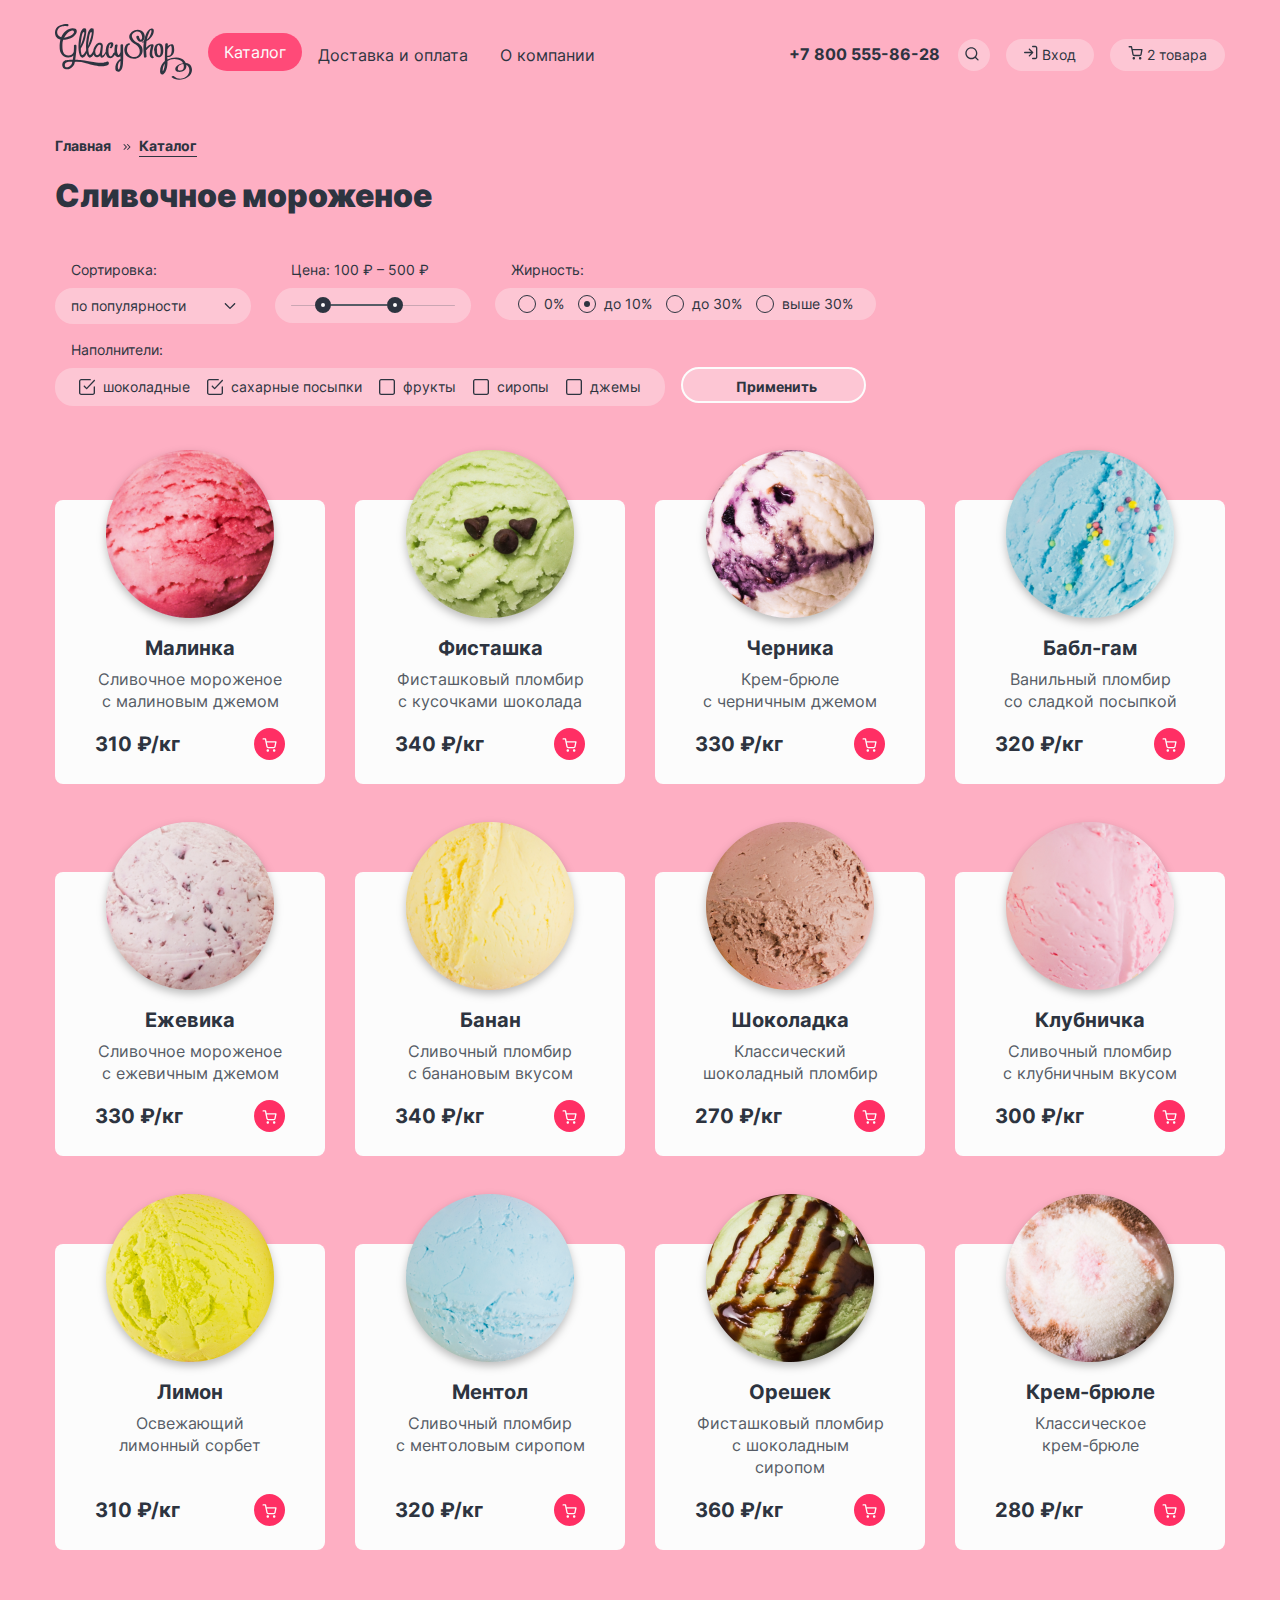
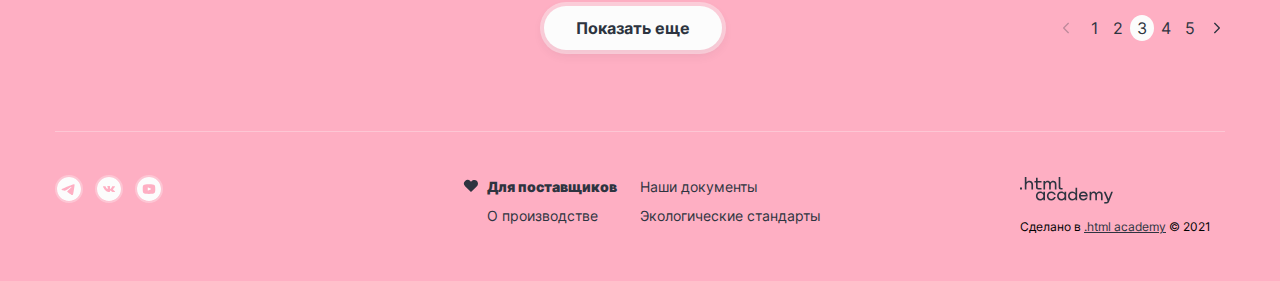
<file: catalog.html>
<!DOCTYPE html>
<html lang="ru">

  <head>
    <meta charset="utf-8">
    <title>HTML Academy: Глейси</title>
    <link rel="stylesheet" href="styles/styles.css">
    <link rel="icon" href="favicon.ico">
    <link rel="icon" type="image/png" sizes="32x32" href="images/icon/favicon-32x32.png">
  </head>

  <body>

    <header class="page-header page-header-catalog">
      <nav class="navigation-menu">
        <h1 class="visually-hidden">
          Интернет-магазин Глейси
        </h1>
        <a class="navigation-logo-link" href="index.html">
          <img class="navigation-logo" src="images/index.html/icon-logo.svg" width="137" height="56"
            alt="Логотип сайта Глейси.">
        </a>
        <ul class="navigation-menu-list">
          <li class="navigation-menu-item">
            <a class="navigation-menu-link navigation-link-current" href="catalog.html">
              Каталог
            </a>
            <div class="popover-catalog-container">
              <div class="popover popover-catalog">
                <h3 class="popover-title-catalog">Новинки</h3>
                <ul class="popover-dropdown-list">
                  <li class="popover-dropdown-item">
                    <a class="popover-link-catalog" href="catalog.html">Сливочное</a>
                  </li>
                  <li class="popover-dropdown-item">
                    <a class="popover-link-catalog" href="catalog.html">Щербеты</a>
                  </li>
                  <li class="popover-dropdown-item">
                    <a class="popover-link-catalog" href="catalog.html">Фруктовый лед</a>
                  </li>
                  <li class="popover-dropdown-item">
                    <a class="popover-link-catalog" href="catalog.html">Мелорин</a>
                  </li>
                </ul>
              </div>
            </div>
          </li>
          <li class="navigation-menu-item">
            <a class="navigation-menu-link" href="#">
              Доставка и оплата
            </a>
          </li>
          <li class="navigation-menu-item">
            <a class="navigation-menu-link" href="#">
              О компании
            </a>
          </li>
        </ul>

        <ul class="navigation-user-menu-list">
          <li class="navigation-user-menu-item">
            <a class="navigation-user-menu-link navigation-phone-link" href="#">
              +7 800 555-86-28
            </a>
          </li>
          <li class="navigation-user-menu-item">
            <a class="navigation-user-menu-link search-link" href="#">
              <svg aria-hidden="true" focusable="false" width="16" height="17" viewBox="0 0 16 17" fill="none" xmlns="http://www.w3.org/2000/svg">
                <path fill-rule="evenodd" clip-rule="evenodd"
                  d="M2.66329 8.18794c0-2.57733 2.08934-4.66666 4.66667-4.66666s4.66664 2.08933 4.66664 4.66666c0 1.25728-.4972 2.39846-1.3057 3.23756a.66988.66988 0 0 0-.0657.0577.66988.66988 0 0 0-.0577.0657c-.83915.8085-1.98028 1.3057-3.23754 1.3057-2.57733 0-4.66667-2.0893-4.66667-4.66666Zm8.41181 4.68796c-1.0265.8211-2.32848 1.312-3.74514 1.312-3.31371 0-6-2.6862-6-5.99996 0-3.31371 2.68629-6 6-6 3.31374 0 6.00004 2.68629 6.00004 6 0 1.41669-.491 2.71866-1.3121 3.74516l2.4501 2.4501c.2604.2604.2604.6825 0 .9428-.2603.2604-.6825.2604-.9428 0l-2.4501-2.4501Z"
                  fill="#2D3440" />
              </svg>
              <span class="visually-hidden">Поиск.</span>
            </a>
            <div class="popover-search-container">
              <div class="popover popover-search">
                <h3 class="visually-hidden">Поиск по сайту</h3>
                <form class="popover-form-search" action="https://echo.htmlacademy.ru/" method="post">
                  <label class="visually-hidden popover-form-label" for="search">Поиск</label>
                  <input class="popover-search-field field" type="search" id="search" name="search"
                    placeholder="Поиск по сайту" required>
                </form>
              </div>
            </div>
          </li>
          <li class="navigation-user-menu-item">
            <a class="navigation-user-menu-link login-link" href="#">
              <svg width="14" height="15" viewBox="0 0 14 15" fill="none" xmlns="http://www.w3.org/2000/svg">
                <path fill-rule="evenodd" clip-rule="evenodd"
                  d="M8 1.52461c0-.36819.29848-.66667.66667-.66667h2.66663c.5305 0 1.0392.21071 1.4142.58579a1.9999 1.9999 0 0 1 .5858 1.41421v9.33336c0 .5304-.2107 1.0391-.5858 1.4142-.375.3751-.8837.5858-1.4142.5858H8.66667c-.36819 0-.66667-.2985-.66667-.6667 0-.3682.29848-.6667.66667-.6667h2.66663c.1768 0 .3464-.0702.4714-.1952A.66635.66635 0 0 0 12 12.1913V2.85794a.66637.66637 0 0 0-.1953-.4714.66662.66662 0 0 0-.4714-.19527H8.66667C8.29848 2.19127 8 1.8928 8 1.52461ZM4.86189 3.71987c.26035-.26035.68246-.26035.94281 0l3.3291 3.3291a.67314.67314 0 0 1 .04858.05313.6635.6635 0 0 1 .08045.12379c.04511.08986.0705.19132.0705.29872 0 .10862-.02598.21118-.07206.30179a.66356.66356 0 0 1-.07371.11432.67124.67124 0 0 1-.05402.05978L5.8047 11.3293c-.26035.2604-.68246.2604-.94281 0-.26035-.2603-.26035-.6824 0-.9428l2.19526-2.19523H.66667C.29847 8.19127 0 7.8928 0 7.52461s.29848-.66667.66667-.66667h6.39048L4.86189 4.66268c-.26035-.26035-.26035-.68246 0-.94281Z"
                  fill="#2D3440" />
              </svg>
              <span class="navigation-user-menu-title">
                Вход
              </span>
            </a>
            <div class="popover-login-container">
              <div class="popover popover-login">
                <h3 class="popover-title">Личный кабинет</h3>
                <form class="popover-form" action="https://echo.htmlacademy.ru/" method="post">
                  <label class="visually-hidden popover-form-label" for="email">Введите ваш email</label>
                  <input class="popover-field field" type="email" id="email" name="email"
                    placeholder="email@example.com" required>
                  <label class="visually-hidden popover-form-label" for="password">Введите ваш пароль</label>
                  <input class="popover-field field" type="password" id="password" name="password"
                    placeholder="Введите ваш пароль" required>
                  <div class="popover-auth">
                    <button class="button pink-button popover-button-login" type="submit">
                      Войти
                    </button>
                    <div class="popover-link-group">
                      <a class="popover-link" href="#">
                        Забыли пароль?
                      </a>
                      <a class="popover-link" href="#">
                        Регистрация
                      </a>
                    </div>
                  </div>
                </form>
              </div>
            </div>
          </li>
          <li class="navigation-user-menu-item">
            <a class="navigation-user-menu-link cart-link" href="#">
              <svg aria-hidden="true" focusable="false" width="15" height="14" viewBox="0 0 15 14" fill="none" xmlns="http://www.w3.org/2000/svg">
                <path fill-rule="evenodd" clip-rule="evenodd"
                  d="M1.16667.10794C.79847.10794.5.40642.5.77461c0 .36819.29848.66666.66667.66666h1.77127l.46743 2.33539a.66396.66396 0 0 0 .01063.0531l.96738 4.83333.00012.00056a1.82558 1.82558 0 0 0 1.81833 1.46915h5.62067a1.82578 1.82578 0 0 0 1.1727-.40332 1.82592 1.82592 0 0 0 .6458-1.06639v.00001l.001-.005.9271-4.86144a.6669.6669 0 0 0-.1412-.54985.66677.66677 0 0 0-.5137-.2417H4.61072L4.1381.64377C4.07574.3322 3.80215.10794 3.4844.10794H1.16667Zm4.52431 8.29444-.81339-4.06394h8.23081l-.7756 4.06686a.4923.4923 0 0 1-.1737.28555.4923.4923 0 0 1-.3181.10871v-.00013H6.19614v-.00012l-.01277.00025a.49218.49218 0 0 1-.4922-.39622l-.00019-.00096ZM4.55739 12.3634c0-.688.55771-1.2457 1.24568-1.2457.68798 0 1.24569.5577 1.24569 1.2457 0 .6879-.55771 1.2457-1.24569 1.2457-.68797 0-1.24568-.5578-1.24568-1.2457Zm6.37331 0c0-.688.5577-1.2457 1.2457-1.2457.688 0 1.2457.5577 1.2457 1.2457 0 .6879-.5577 1.2457-1.2457 1.2457-.688 0-1.2457-.5578-1.2457-1.2457Z"
                  fill="#2D3440" />
              </svg>
              <span class="visually-hidden">Корзина.</span>
              <span class="products-amount">2 товара</span>
            </a>
            <div class="popover-cart-container">
              <div class="popover popover-cart">
                <h3 class="popover-title">Корзина</h3>
                <ul class="popover-list">
                  <li class="popover-item">
                    <img class="image-popover" src="images/index.html/raspberry.png" width="46" height="46"
                      alt="Мороженное с малиной.">
                    <div class="popover-details-group">
                      <a class="popover-cart-link" href="catalog.html">
                        Малинка
                      </a>
                      <span class="popover-item-details">1 кг х 310 ₽</span>
                    </div>
                    <b class="popover-item-price">310 ₽</b>
                    <button class="button close-button-popover" type="button">
                      <span class="visually-hidden">Удалить из корзины.</span>
                    </button>
                  </li>
                  <li class="popover-item">
                    <img class="image-popover" src="images/index.html/bubblegum.png" width="46" height="46"
                      alt="Мороженное с малиной.">
                    <div class="popover-details-group">
                      <a class="popover-cart-link" href="catalog.html">
                        Бабл-гам
                      </a>
                      <span class="popover-item-details">1,5 кг х 320 ₽</span>
                    </div>
                    <b class="popover-item-price">480 ₽</b>
                    <button class="button close-button-popover" type="button">
                      <span class="visually-hidden">Удалить из корзины.</span>
                    </button>
                  </li>
                </ul>
                <div class="popover-button-container">
                  <button class="button pink-button popover-button" type="submit">
                    Оформить заказ
                  </button>
                  <span class="popover-total-price">Итого: 790 ₽</span>
                </div>
              </div>
            </div>

            <div class="popover-cart-empty-container">
              <div class="popover popover-cart-empty">
                <h3 class="popover-cart-empty-title">Ваша корзина пока пуста</h3>
              </div>
            </div>
          </li>
        </ul>
      </nav>
    </header>

    <main class="main-inner">
      <header class="inner-header">
        <h2 class="visually-hidden">
          Каталог мороженого.
        </h2>
        <ul class="breadcrumbs">
          <li class="breadcrumbs-item">
            <a class="breadcrumbs-link" href="index.html">
              Главная
            </a>
          </li>
          <li class="breadcrumbs-item">
            <a class="breadcrumbs-link breadcrumbs-link-current">
              Каталог
            </a>
          </li>
        </ul>
        <p class="breadcrumbs-title">
          Сливочное мороженое
        </p>
      </header>

      <section class="catalog-filters-container">
        <h3 class="visually-hidden">
          Сортировка товара
        </h3>

        <form class="catalog-filter" action="https://echo.htmlacademy.ru/" method="get">

          <div class="select-control-container">
            <p class="filter-title select-control-title">
              Сортировка:
            </p>
            <select class="select-control" aria-label="Сортировка">
              <option value="popular">по популярности</option>
              <option value="cheap">по возрастанию цены</option>
              <option value="expensive">по убыванию цены</option>
            </select>
          </div>

          <div class="range-scale-group">
            <p class="filter-title catalog-filter-title">
              Цена: 100 ₽ – 500 ₽
            </p>
            <div class="range-scale-container">
              <div class="range-scale">
                <div class="range-bar">
                  <button class="range-toggle toggle-min" type="button">
                    <span class="visually-hidden">Изменить минимальную цену.</span>
                  </button>
                  <button class="range-toggle toggle-max" type="button">
                    <span class="visually-hidden">Изменить максимальную цену.</span>
                  </button>
                </div>
              </div>
              <div class="range-input-container">
                <label class="visually-hidden" for=min-price>от</label>
                <input class="visually-hidden" type="text" value="" name="min-price" id="min-price" tabindex="-1">
                <label class="visually-hidden" for="max-price">до</label>
                <input class="visually-hidden" type="text" value="" name="max-price" id="max-price" tabindex="-1">
              </div>
            </div>
          </div>

          <div class="radio-group">
            <p class="filter-title catalog-filter-title">Жирность:</p>
            <ul class="catalog-filter-list">
              <li class="catalog-filter-item">
                <label class="control">
                  <input class="visually-hidden control-input" type="radio" name="product-group" value="">
                  <span class="control-mark"></span>
                  <span class="control-label">0%</span>
                </label>
              </li>
              <li class="catalog-filter-item">
                <label class="control">
                  <input class="visually-hidden control-input" type="radio" name="product-group"
                    value="before-ten-percent" checked>
                  <span class="control-mark"></span>
                  <span class="control-label">до 10%</span>
                </label>
              </li>
              <li class="catalog-filter-item">
                <label class="control">
                  <input class="visually-hidden control-input" type="radio" name="product-group"
                    value="before-thirty-percent">
                  <span class="control-mark"></span>
                  <span class="control-label">до 30%</span>
                </label>
              </li>
              <li class="catalog-filter-item">
                <label class="control">
                  <input class="visually-hidden control-input" type="radio" name="product-group"
                    value="above-thirty-percent">
                  <span class="control-mark"></span>
                  <span class="control-label">выше 30%</span>
                </label>
              </li>
            </ul>
          </div>

          <div class="checkbox-group-container">
            <div class="checkbox-group">
              <p class="catalog-filter-subtitle filter-title">Наполнители:</p>
              <ul class="catalog-filter-list checkbox-list">
                <li class="catalog-filter-item">
                  <label class="control">
                    <input class="visually-hidden control-input" type="checkbox" name="black" checked>
                    <span class="control-mark control-mark-checkbox"></span>
                    <span class="control-label">шоколадные</span>
                  </label>
                </li>
                <li class="catalog-filter-item">
                  <label class="control">
                    <input class="visually-hidden control-input" type="checkbox" name="white" checked>
                    <span class="control-mark control-mark-checkbox"></span>
                    <span class="control-label">сахарные посыпки</span>
                  </label>
                </li>
                <li class="catalog-filter-item">
                  <label class="control">
                    <input class="visually-hidden control-input" type="checkbox" name="blue">
                    <span class="control-mark control-mark-checkbox"></span>
                    <span class="control-label">фрукты</span>
                  </label>
                </li>
                <li class="catalog-filter-item">
                  <label class="control">
                    <input class="visually-hidden control-input" type="checkbox" name="red">
                    <span class="control-mark control-mark-checkbox"></span>
                    <span class="control-label">сиропы</span>
                  </label>
                </li>
                <li class="catalog-filter-item">
                  <label class="control">
                    <input class="visually-hidden control-input" type="checkbox" name="pink">
                    <span class="control-mark control-mark-checkbox"></span>
                    <span class="control-label">джемы</span>
                  </label>
                </li>
              </ul>
            </div>

            <button class="button filter-button" type="submit">
              Применить
            </button>
          </div>
          </div>

        </form>
      </section>

      <section class="catalog-products">
        <h3 class="visually-hidden">
          Ассортимент товара
        </h3>
        <ul class="catalog-products-list">
          <li class="product-item">
            <a class="product-link" href="#">
              <img class="catalog-products-image" src="images/catalog.html/raspberry.png" width="168" height="168"
                alt="Мороженное с малиной.">
              <p class="catalog-products-subtitle subtitle">
                Малинка
              </p>
              <p class="catalog-products-description description">
                Сливочное мороженое<br>с малиновым джемом
              </p>
            </a>
            <div class="product-price-container">
              <b class="catalog-products-price price">310 ₽/кг</b>
              <button class="button cart-button" type="button">
                <svg aria-hidden="true" focusable="false" width="15" height="14" viewBox="0 0 15 14" xmlns="http://www.w3.org/2000/svg">
                  <path fill-rule="evenodd" clip-rule="evenodd"
                    d="M1.16667.25C.79847.25.5.54848.5.91667c0 .36819.29848.66666.66667.66666h1.77127l.46743 2.33539a.66396.66396 0 0 0 .01063.0531l.96738 4.83333.00012.00056a1.82553 1.82553 0 0 0 1.81833 1.46909h5.62067c.4259.0065.8408-.1361 1.1727-.40327a1.82587 1.82587 0 0 0 .6458-1.06638l.001-.00499.9271-4.86144a.6669.6669 0 0 0-.1412-.54985.66678.66678 0 0 0-.5137-.24171H4.61072L4.1381.78583C4.07574.47426 3.80215.25 3.4844.25H1.16667Zm4.52431 8.29444L4.87759 4.4805h8.23081l-.7756 4.06686a.4923.4923 0 0 1-.1737.28555.4923.4923 0 0 1-.3181.10871v-.00013H6.19614v-.00012l-.01277.00025a.49218.49218 0 0 1-.4922-.39622l-.00019-.00096ZM4.55739 12.5054c0-.6879.55771-1.2457 1.24568-1.2457.68798 0 1.24569.5578 1.24569 1.2457 0 .688-.55771 1.2457-1.24569 1.2457-.68797 0-1.24568-.5577-1.24568-1.2457Zm6.37331 0c0-.6879.5577-1.2457 1.2457-1.2457.688 0 1.2457.5578 1.2457 1.2457 0 .688-.5577 1.2457-1.2457 1.2457-.688 0-1.2457-.5577-1.2457-1.2457Z"
                    />
                </svg>
                <span class="visually-hidden">Добавить в корзину.</span>
              </button>
            </div>
          </li>
          <li class="product-item">
            <a class="product-link" href="#">
              <img class="catalog-products-image" src="images/catalog.html/pistachio.png" width="168" height="168"
                alt="Мороженное с фисташками.">
              <p class="catalog-products-subtitle subtitle">
                Фисташка
              </p>
              <p class="catalog-products-description description">
                Фисташковый пломбир<br>с кусочками шоколада
              </p>
            </a>
            <div class="product-price-container">
              <b class="catalog-products-price price">340 ₽/кг</b>
              <button class="button cart-button" type="button">
                <svg aria-hidden="true" focusable="false" width="15" height="14" viewBox="0 0 15 14" xmlns="http://www.w3.org/2000/svg">
                  <path fill-rule="evenodd" clip-rule="evenodd"
                    d="M1.16667.25C.79847.25.5.54848.5.91667c0 .36819.29848.66666.66667.66666h1.77127l.46743 2.33539a.66396.66396 0 0 0 .01063.0531l.96738 4.83333.00012.00056a1.82553 1.82553 0 0 0 1.81833 1.46909h5.62067c.4259.0065.8408-.1361 1.1727-.40327a1.82587 1.82587 0 0 0 .6458-1.06638l.001-.00499.9271-4.86144a.6669.6669 0 0 0-.1412-.54985.66678.66678 0 0 0-.5137-.24171H4.61072L4.1381.78583C4.07574.47426 3.80215.25 3.4844.25H1.16667Zm4.52431 8.29444L4.87759 4.4805h8.23081l-.7756 4.06686a.4923.4923 0 0 1-.1737.28555.4923.4923 0 0 1-.3181.10871v-.00013H6.19614v-.00012l-.01277.00025a.49218.49218 0 0 1-.4922-.39622l-.00019-.00096ZM4.55739 12.5054c0-.6879.55771-1.2457 1.24568-1.2457.68798 0 1.24569.5578 1.24569 1.2457 0 .688-.55771 1.2457-1.24569 1.2457-.68797 0-1.24568-.5577-1.24568-1.2457Zm6.37331 0c0-.6879.5577-1.2457 1.2457-1.2457.688 0 1.2457.5578 1.2457 1.2457 0 .688-.5577 1.2457-1.2457 1.2457-.688 0-1.2457-.5577-1.2457-1.2457Z"
                    />
                </svg>
                <span class="visually-hidden">Добавить в корзину.</span>
              </button>
            </div>
          </li>
          <li class="product-item">
            <a class="product-link" href="#">
              <img class="catalog-products-image" src="images/catalog.html/blueberry.png" width="168" height="168"
                alt="Мороженное с черникой.">
              <p class="catalog-products-subtitle subtitle">
                Черника
              </p>
              <p class="catalog-products-description description">
                Крем-брюле<br>с черничным джемом
              </p>
            </a>
            <div class="product-price-container">
              <b class="catalog-products-price price">330 ₽/кг</b>
              <button class="button cart-button" type="button">
                <svg aria-hidden="true" focusable="false" width="15" height="14" viewBox="0 0 15 14" xmlns="http://www.w3.org/2000/svg">
                  <path fill-rule="evenodd" clip-rule="evenodd"
                    d="M1.16667.25C.79847.25.5.54848.5.91667c0 .36819.29848.66666.66667.66666h1.77127l.46743 2.33539a.66396.66396 0 0 0 .01063.0531l.96738 4.83333.00012.00056a1.82553 1.82553 0 0 0 1.81833 1.46909h5.62067c.4259.0065.8408-.1361 1.1727-.40327a1.82587 1.82587 0 0 0 .6458-1.06638l.001-.00499.9271-4.86144a.6669.6669 0 0 0-.1412-.54985.66678.66678 0 0 0-.5137-.24171H4.61072L4.1381.78583C4.07574.47426 3.80215.25 3.4844.25H1.16667Zm4.52431 8.29444L4.87759 4.4805h8.23081l-.7756 4.06686a.4923.4923 0 0 1-.1737.28555.4923.4923 0 0 1-.3181.10871v-.00013H6.19614v-.00012l-.01277.00025a.49218.49218 0 0 1-.4922-.39622l-.00019-.00096ZM4.55739 12.5054c0-.6879.55771-1.2457 1.24568-1.2457.68798 0 1.24569.5578 1.24569 1.2457 0 .688-.55771 1.2457-1.24569 1.2457-.68797 0-1.24568-.5577-1.24568-1.2457Zm6.37331 0c0-.6879.5577-1.2457 1.2457-1.2457.688 0 1.2457.5578 1.2457 1.2457 0 .688-.5577 1.2457-1.2457 1.2457-.688 0-1.2457-.5577-1.2457-1.2457Z"
                  />
                </svg>
                <span class="visually-hidden">Добавить в корзину.</span>
              </button>
            </div>
          </li>
          <li class="product-item">
            <a class="product-link" href="#">
              <img class="catalog-products-image" src="images/catalog.html/bubblegum.png" width="168" height="168"
                alt="Мороженное со вкусом жвачки.">
              <p class="catalog-products-subtitle subtitle">
                Бабл-гам
              </p>
              <p class="catalog-products-description description">
                Ванильный пломбир<br>со сладкой посыпкой
              </p>
            </a>
            <div class="product-price-container">
              <b class="catalog-products-price price">320 ₽/кг</b>
              <button class="button cart-button" type="button">
                <svg aria-hidden="true" focusable="false" width="15" height="14" viewBox="0 0 15 14" xmlns="http://www.w3.org/2000/svg">
                  <path fill-rule="evenodd" clip-rule="evenodd"
                    d="M1.16667.25C.79847.25.5.54848.5.91667c0 .36819.29848.66666.66667.66666h1.77127l.46743 2.33539a.66396.66396 0 0 0 .01063.0531l.96738 4.83333.00012.00056a1.82553 1.82553 0 0 0 1.81833 1.46909h5.62067c.4259.0065.8408-.1361 1.1727-.40327a1.82587 1.82587 0 0 0 .6458-1.06638l.001-.00499.9271-4.86144a.6669.6669 0 0 0-.1412-.54985.66678.66678 0 0 0-.5137-.24171H4.61072L4.1381.78583C4.07574.47426 3.80215.25 3.4844.25H1.16667Zm4.52431 8.29444L4.87759 4.4805h8.23081l-.7756 4.06686a.4923.4923 0 0 1-.1737.28555.4923.4923 0 0 1-.3181.10871v-.00013H6.19614v-.00012l-.01277.00025a.49218.49218 0 0 1-.4922-.39622l-.00019-.00096ZM4.55739 12.5054c0-.6879.55771-1.2457 1.24568-1.2457.68798 0 1.24569.5578 1.24569 1.2457 0 .688-.55771 1.2457-1.24569 1.2457-.68797 0-1.24568-.5577-1.24568-1.2457Zm6.37331 0c0-.6879.5577-1.2457 1.2457-1.2457.688 0 1.2457.5578 1.2457 1.2457 0 .688-.5577 1.2457-1.2457 1.2457-.688 0-1.2457-.5577-1.2457-1.2457Z"
                    />
                </svg>
                <span class="visually-hidden">Добавить в корзину</span>
              </button>
            </div>
          </li>
          <li class="product-item">
            <a class="product-link" href="#">
              <img class="catalog-products-image" src="images/catalog.html/blackberry.png" width="168" height="168"
                alt="Мороженное с ежевикой.">
              <p class="catalog-products-subtitle subtitle">
                Ежевика
              </p>
              <p class="catalog-products-description description">
                Сливочное мороженое<br>с ежевичным джемом
              </p>
            </a>
            <div class="product-price-container">
              <b class="catalog-products-price price">330 ₽/кг</b>
              <button class="button cart-button" type="button">
                <svg aria-hidden="true" focusable="false" width="15" height="14" viewBox="0 0 15 14" xmlns="http://www.w3.org/2000/svg">
                  <path fill-rule="evenodd" clip-rule="evenodd"
                    d="M1.16667.25C.79847.25.5.54848.5.91667c0 .36819.29848.66666.66667.66666h1.77127l.46743 2.33539a.66396.66396 0 0 0 .01063.0531l.96738 4.83333.00012.00056a1.82553 1.82553 0 0 0 1.81833 1.46909h5.62067c.4259.0065.8408-.1361 1.1727-.40327a1.82587 1.82587 0 0 0 .6458-1.06638l.001-.00499.9271-4.86144a.6669.6669 0 0 0-.1412-.54985.66678.66678 0 0 0-.5137-.24171H4.61072L4.1381.78583C4.07574.47426 3.80215.25 3.4844.25H1.16667Zm4.52431 8.29444L4.87759 4.4805h8.23081l-.7756 4.06686a.4923.4923 0 0 1-.1737.28555.4923.4923 0 0 1-.3181.10871v-.00013H6.19614v-.00012l-.01277.00025a.49218.49218 0 0 1-.4922-.39622l-.00019-.00096ZM4.55739 12.5054c0-.6879.55771-1.2457 1.24568-1.2457.68798 0 1.24569.5578 1.24569 1.2457 0 .688-.55771 1.2457-1.24569 1.2457-.68797 0-1.24568-.5577-1.24568-1.2457Zm6.37331 0c0-.6879.5577-1.2457 1.2457-1.2457.688 0 1.2457.5578 1.2457 1.2457 0 .688-.5577 1.2457-1.2457 1.2457-.688 0-1.2457-.5577-1.2457-1.2457Z"
                    />
                </svg>
                <span class="visually-hidden">Добавить в корзину</span>
              </button>
            </div>
          </li>
          <li class="product-item">
            <a class="product-link" href="#">
              <img class="catalog-products-image" src="images/catalog.html/banana.png" width="168" height="168"
                alt="Мороженное с бананом.">
              <p class="catalog-products-subtitle subtitle">
                Банан
              </p>
              <p class="catalog-products-description description">
                Сливочный пломбир<br>с банановым вкусом
              </p>
            </a>
            <div class="product-price-container">
              <b class="catalog-products-price price">340 ₽/кг</b>
              <button class="button cart-button" type="button">
                <svg aria-hidden="true" focusable="false" width="15" height="14" viewBox="0 0 15 14"  xmlns="http://www.w3.org/2000/svg">
                  <path fill-rule="evenodd" clip-rule="evenodd"
                    d="M1.16667.25C.79847.25.5.54848.5.91667c0 .36819.29848.66666.66667.66666h1.77127l.46743 2.33539a.66396.66396 0 0 0 .01063.0531l.96738 4.83333.00012.00056a1.82553 1.82553 0 0 0 1.81833 1.46909h5.62067c.4259.0065.8408-.1361 1.1727-.40327a1.82587 1.82587 0 0 0 .6458-1.06638l.001-.00499.9271-4.86144a.6669.6669 0 0 0-.1412-.54985.66678.66678 0 0 0-.5137-.24171H4.61072L4.1381.78583C4.07574.47426 3.80215.25 3.4844.25H1.16667Zm4.52431 8.29444L4.87759 4.4805h8.23081l-.7756 4.06686a.4923.4923 0 0 1-.1737.28555.4923.4923 0 0 1-.3181.10871v-.00013H6.19614v-.00012l-.01277.00025a.49218.49218 0 0 1-.4922-.39622l-.00019-.00096ZM4.55739 12.5054c0-.6879.55771-1.2457 1.24568-1.2457.68798 0 1.24569.5578 1.24569 1.2457 0 .688-.55771 1.2457-1.24569 1.2457-.68797 0-1.24568-.5577-1.24568-1.2457Zm6.37331 0c0-.6879.5577-1.2457 1.2457-1.2457.688 0 1.2457.5578 1.2457 1.2457 0 .688-.5577 1.2457-1.2457 1.2457-.688 0-1.2457-.5577-1.2457-1.2457Z"
                    />
                </svg>
                <span class="visually-hidden">Добавить в корзину</span>
              </button>
            </div>
          </li>
          <li class="product-item">
            <a class="product-link" href="#">
              <img class="catalog-products-image" src="images/catalog.html/chocolate.png" width="168" height="168"
                alt="Мороженное с шоколадом.">
              <p class="catalog-products-subtitle subtitle">
                Шоколадка
              </p>
              <p class="catalog-products-description description">
                Классический<br>шоколадный пломбир
              </p>
            </a>
            <div class="product-price-container">
              <b class="catalog-products-price price">270 ₽/кг</b>
              <button class="button cart-button" type="button">
                <svg aria-hidden="true" focusable="false" width="15" height="14" viewBox="0 0 15 14" xmlns="http://www.w3.org/2000/svg">
                  <path fill-rule="evenodd" clip-rule="evenodd"
                    d="M1.16667.25C.79847.25.5.54848.5.91667c0 .36819.29848.66666.66667.66666h1.77127l.46743 2.33539a.66396.66396 0 0 0 .01063.0531l.96738 4.83333.00012.00056a1.82553 1.82553 0 0 0 1.81833 1.46909h5.62067c.4259.0065.8408-.1361 1.1727-.40327a1.82587 1.82587 0 0 0 .6458-1.06638l.001-.00499.9271-4.86144a.6669.6669 0 0 0-.1412-.54985.66678.66678 0 0 0-.5137-.24171H4.61072L4.1381.78583C4.07574.47426 3.80215.25 3.4844.25H1.16667Zm4.52431 8.29444L4.87759 4.4805h8.23081l-.7756 4.06686a.4923.4923 0 0 1-.1737.28555.4923.4923 0 0 1-.3181.10871v-.00013H6.19614v-.00012l-.01277.00025a.49218.49218 0 0 1-.4922-.39622l-.00019-.00096ZM4.55739 12.5054c0-.6879.55771-1.2457 1.24568-1.2457.68798 0 1.24569.5578 1.24569 1.2457 0 .688-.55771 1.2457-1.24569 1.2457-.68797 0-1.24568-.5577-1.24568-1.2457Zm6.37331 0c0-.6879.5577-1.2457 1.2457-1.2457.688 0 1.2457.5578 1.2457 1.2457 0 .688-.5577 1.2457-1.2457 1.2457-.688 0-1.2457-.5577-1.2457-1.2457Z"
                    />
                </svg>
                <span class="visually-hidden">Добавить в корзину</span>
              </button>
            </div>
          </li>
          <li class="product-item">
            <a class="product-link" href="#">
              <img class="catalog-products-image" src="images/catalog.html/strawberry.png" width="168" height="168"
                alt="Мороженное с клубникой.">
              <p class="catalog-products-subtitle subtitle">
                Клубничка
              </p>
              <p class="catalog-products-description description">
                Сливочный пломбир<br>с клубничным вкусом
              </p>
            </a>
            <div class="product-price-container">
              <b class="catalog-products-price price">300 ₽/кг</b>
              <button class="button cart-button" type="button">
                <svg aria-hidden="true" focusable="false" width="15" height="14" viewBox="0 0 15 14" xmlns="http://www.w3.org/2000/svg">
                  <path fill-rule="evenodd" clip-rule="evenodd"
                    d="M1.16667.25C.79847.25.5.54848.5.91667c0 .36819.29848.66666.66667.66666h1.77127l.46743 2.33539a.66396.66396 0 0 0 .01063.0531l.96738 4.83333.00012.00056a1.82553 1.82553 0 0 0 1.81833 1.46909h5.62067c.4259.0065.8408-.1361 1.1727-.40327a1.82587 1.82587 0 0 0 .6458-1.06638l.001-.00499.9271-4.86144a.6669.6669 0 0 0-.1412-.54985.66678.66678 0 0 0-.5137-.24171H4.61072L4.1381.78583C4.07574.47426 3.80215.25 3.4844.25H1.16667Zm4.52431 8.29444L4.87759 4.4805h8.23081l-.7756 4.06686a.4923.4923 0 0 1-.1737.28555.4923.4923 0 0 1-.3181.10871v-.00013H6.19614v-.00012l-.01277.00025a.49218.49218 0 0 1-.4922-.39622l-.00019-.00096ZM4.55739 12.5054c0-.6879.55771-1.2457 1.24568-1.2457.68798 0 1.24569.5578 1.24569 1.2457 0 .688-.55771 1.2457-1.24569 1.2457-.68797 0-1.24568-.5577-1.24568-1.2457Zm6.37331 0c0-.6879.5577-1.2457 1.2457-1.2457.688 0 1.2457.5578 1.2457 1.2457 0 .688-.5577 1.2457-1.2457 1.2457-.688 0-1.2457-.5577-1.2457-1.2457Z"
                    />
                </svg>
                <span class="visually-hidden">Добавить в корзину</span>
              </button>
            </div>
          </li>
          <li class="product-item">
            <a class="product-link" href="#">
              <img class="catalog-products-image" src="images/catalog.html/lemon.png" width="168" height="168"
                alt="Мороженное с лимоном.">
              <p class="catalog-products-subtitle subtitle">
                Лимон
              </p>
              <p class="catalog-products-description description">
                Освежающий<br>лимонный сорбет
              </p>
            </a>
            <div class="product-price-container">
              <b class="catalog-products-price price">310 ₽/кг</b>
              <button class="button cart-button" type="button">
                <svg aria-hidden="true" focusable="false" width="15" height="14" viewBox="0 0 15 14" xmlns="http://www.w3.org/2000/svg">
                  <path fill-rule="evenodd" clip-rule="evenodd"
                    d="M1.16667.25C.79847.25.5.54848.5.91667c0 .36819.29848.66666.66667.66666h1.77127l.46743 2.33539a.66396.66396 0 0 0 .01063.0531l.96738 4.83333.00012.00056a1.82553 1.82553 0 0 0 1.81833 1.46909h5.62067c.4259.0065.8408-.1361 1.1727-.40327a1.82587 1.82587 0 0 0 .6458-1.06638l.001-.00499.9271-4.86144a.6669.6669 0 0 0-.1412-.54985.66678.66678 0 0 0-.5137-.24171H4.61072L4.1381.78583C4.07574.47426 3.80215.25 3.4844.25H1.16667Zm4.52431 8.29444L4.87759 4.4805h8.23081l-.7756 4.06686a.4923.4923 0 0 1-.1737.28555.4923.4923 0 0 1-.3181.10871v-.00013H6.19614v-.00012l-.01277.00025a.49218.49218 0 0 1-.4922-.39622l-.00019-.00096ZM4.55739 12.5054c0-.6879.55771-1.2457 1.24568-1.2457.68798 0 1.24569.5578 1.24569 1.2457 0 .688-.55771 1.2457-1.24569 1.2457-.68797 0-1.24568-.5577-1.24568-1.2457Zm6.37331 0c0-.6879.5577-1.2457 1.2457-1.2457.688 0 1.2457.5578 1.2457 1.2457 0 .688-.5577 1.2457-1.2457 1.2457-.688 0-1.2457-.5577-1.2457-1.2457Z"
                    />
                </svg>
                <span class="visually-hidden">Добавить в корзину</span>
              </button>
            </div>
          </li>
          <li class="product-item">
            <a class="product-link" href="#">
              <img class="catalog-products-image" src="images/catalog.html/menthol.png" width="168" height="168"
                alt="Мороженное с ментолом.">
              <p class="catalog-products-subtitle subtitle">
                Ментол
              </p>
              <p class="catalog-products-description description">
                Сливочный пломбир<br>с ментоловым сиропом
              </p>
            </a>
            <div class="product-price-container">
              <b class="catalog-products-price price">320 ₽/кг</b>
              <button class="button cart-button" type="button">
                <svg aria-hidden="true" focusable="false" width="15" height="14" viewBox="0 0 15 14" xmlns="http://www.w3.org/2000/svg">
                  <path fill-rule="evenodd" clip-rule="evenodd"
                    d="M1.16667.25C.79847.25.5.54848.5.91667c0 .36819.29848.66666.66667.66666h1.77127l.46743 2.33539a.66396.66396 0 0 0 .01063.0531l.96738 4.83333.00012.00056a1.82553 1.82553 0 0 0 1.81833 1.46909h5.62067c.4259.0065.8408-.1361 1.1727-.40327a1.82587 1.82587 0 0 0 .6458-1.06638l.001-.00499.9271-4.86144a.6669.6669 0 0 0-.1412-.54985.66678.66678 0 0 0-.5137-.24171H4.61072L4.1381.78583C4.07574.47426 3.80215.25 3.4844.25H1.16667Zm4.52431 8.29444L4.87759 4.4805h8.23081l-.7756 4.06686a.4923.4923 0 0 1-.1737.28555.4923.4923 0 0 1-.3181.10871v-.00013H6.19614v-.00012l-.01277.00025a.49218.49218 0 0 1-.4922-.39622l-.00019-.00096ZM4.55739 12.5054c0-.6879.55771-1.2457 1.24568-1.2457.68798 0 1.24569.5578 1.24569 1.2457 0 .688-.55771 1.2457-1.24569 1.2457-.68797 0-1.24568-.5577-1.24568-1.2457Zm6.37331 0c0-.6879.5577-1.2457 1.2457-1.2457.688 0 1.2457.5578 1.2457 1.2457 0 .688-.5577 1.2457-1.2457 1.2457-.688 0-1.2457-.5577-1.2457-1.2457Z"
                    />
                </svg>
                <span class="visually-hidden">Добавить в корзину</span>
              </button>
            </div>
          </li>
          <li class="product-item">
            <a class="product-link" href="#">
              <img class="catalog-products-image" src="images/catalog.html/nut.png" width="168" height="168"
                alt="Мороженное с орешками.">
              <p class="catalog-products-subtitle subtitle">
                Орешек
              </p>
              <p class="catalog-products-description description">
                Фисташковый пломбир<br>с шоколадным сиропом
              </p>
            </a>
            <div class="product-price-container">
              <b class="catalog-products-price price">360 ₽/кг</b>
              <button class="button cart-button" type="button">
                <svg aria-hidden="true" focusable="false" width="15" height="14" viewBox="0 0 15 14" xmlns="http://www.w3.org/2000/svg">
                  <path fill-rule="evenodd" clip-rule="evenodd"
                    d="M1.16667.25C.79847.25.5.54848.5.91667c0 .36819.29848.66666.66667.66666h1.77127l.46743 2.33539a.66396.66396 0 0 0 .01063.0531l.96738 4.83333.00012.00056a1.82553 1.82553 0 0 0 1.81833 1.46909h5.62067c.4259.0065.8408-.1361 1.1727-.40327a1.82587 1.82587 0 0 0 .6458-1.06638l.001-.00499.9271-4.86144a.6669.6669 0 0 0-.1412-.54985.66678.66678 0 0 0-.5137-.24171H4.61072L4.1381.78583C4.07574.47426 3.80215.25 3.4844.25H1.16667Zm4.52431 8.29444L4.87759 4.4805h8.23081l-.7756 4.06686a.4923.4923 0 0 1-.1737.28555.4923.4923 0 0 1-.3181.10871v-.00013H6.19614v-.00012l-.01277.00025a.49218.49218 0 0 1-.4922-.39622l-.00019-.00096ZM4.55739 12.5054c0-.6879.55771-1.2457 1.24568-1.2457.68798 0 1.24569.5578 1.24569 1.2457 0 .688-.55771 1.2457-1.24569 1.2457-.68797 0-1.24568-.5577-1.24568-1.2457Zm6.37331 0c0-.6879.5577-1.2457 1.2457-1.2457.688 0 1.2457.5578 1.2457 1.2457 0 .688-.5577 1.2457-1.2457 1.2457-.688 0-1.2457-.5577-1.2457-1.2457Z"
                    />
                </svg>
                <span class="visually-hidden">Добавить в корзину</span>
              </button>
            </div>
          </li>
          <li class="product-item">
            <a class="product-link" href="#">
              <img class="catalog-products-image" src="images/catalog.html/cream-brulee.png" width="168" height="168"
                alt="Мороженное с крем-брюле.">
              <p class="catalog-products-subtitle subtitle">
                Крем-брюле
              </p>
              <p class="catalog-products-description description">
                Классическое<br>крем-брюле
              </p>
            </a>
            <div class="product-price-container">
              <b class="catalog-products-price price">280 ₽/кг</b>
              <button class="button cart-button" type="button">
                <svg aria-hidden="true" focusable="false" width="15" height="14" viewBox="0 0 15 14" xmlns="http://www.w3.org/2000/svg">
                  <path fill-rule="evenodd" clip-rule="evenodd"
                    d="M1.16667.25C.79847.25.5.54848.5.91667c0 .36819.29848.66666.66667.66666h1.77127l.46743 2.33539a.66396.66396 0 0 0 .01063.0531l.96738 4.83333.00012.00056a1.82553 1.82553 0 0 0 1.81833 1.46909h5.62067c.4259.0065.8408-.1361 1.1727-.40327a1.82587 1.82587 0 0 0 .6458-1.06638l.001-.00499.9271-4.86144a.6669.6669 0 0 0-.1412-.54985.66678.66678 0 0 0-.5137-.24171H4.61072L4.1381.78583C4.07574.47426 3.80215.25 3.4844.25H1.16667Zm4.52431 8.29444L4.87759 4.4805h8.23081l-.7756 4.06686a.4923.4923 0 0 1-.1737.28555.4923.4923 0 0 1-.3181.10871v-.00013H6.19614v-.00012l-.01277.00025a.49218.49218 0 0 1-.4922-.39622l-.00019-.00096ZM4.55739 12.5054c0-.6879.55771-1.2457 1.24568-1.2457.68798 0 1.24569.5578 1.24569 1.2457 0 .688-.55771 1.2457-1.24569 1.2457-.68797 0-1.24568-.5577-1.24568-1.2457Zm6.37331 0c0-.6879.5577-1.2457 1.2457-1.2457.688 0 1.2457.5578 1.2457 1.2457 0 .688-.5577 1.2457-1.2457 1.2457-.688 0-1.2457-.5577-1.2457-1.2457Z"
                    />
                </svg>
                <span class="visually-hidden">Добавить в корзину</span>
              </button>
            </div>
          </li>
        </ul>

        <div class="pagination-container">
          <button class="button catalog-button" type="button">Показать&nbsp;еще</button>
          <div class="pagination-group">
            <ul class="pagination-list">
              <li class="pagination-item">
                <a class="pagination-link pagination-prev disabled">
                  <svg aria-hidden="true" focusable="false" width="6" height="12" viewBox="0 0 6 12" xmlns="http://www.w3.org/2000/svg">
                    <path fill-rule="evenodd" clip-rule="evenodd"
                      d="M5.80335 1.80515c.2597-.2597.2597-.68076 0-.94045-.2597-.2597-.68076-.2597-.94045 0L.19482 5.53277c-.25885.25885-.2597.67798-.00256.93788a.55508.55508 0 0 0 .0035.00353l4.66808 4.66812c.2597.2597.68075.2597.94045 0 .2597-.2597.2597-.6808 0-.9405l-4.1988-4.19879 4.19786-4.19786Z"
                      />
                  </svg>
                  <span class="visually-hidden">Назад.</span>
                </a>
              </li>
              <li class="pagination-item">
                <ul class="pagination-number-list">
                  <li class="pagination-item">
                    <a class="pagination-link" href="#">1</a>
                  </li>
                  <li class="pagination-item">
                    <a class="pagination-link" href="#">2</a>
                  </li>
                  <li class="pagination-item">
                    <a class="pagination-link pagination-current">3</a>
                  </li>
                  <li class="pagination-item">
                    <a class="pagination-link" href="#">4</a>
                  </li>
                  <li class="pagination-item">
                    <a class="pagination-link" href="#">5</a>
                  </li>
                </ul>
              </li>
              <li class="pagination-item">
                <a class="pagination-link pagination-next" href="#">
                  <svg aria-hidden="true" focusable="false" width="7" height="12" viewBox="0 0 7 12" xmlns="http://www.w3.org/2000/svg">
                    <path fill-rule="evenodd" clip-rule="evenodd"
                      d="M1.13526.8647C.87556.605.45451.605.19481.8647c-.2597.25969-.2597.68075 0 .94045L4.3961 6.00643.19477 10.2077c-.2597.2597-.2597.6808 0 .9405.2597.2597.68076.2597.94046 0l4.66871-4.66871a.75643.75643 0 0 0 .00284-.00283c.2597-.2597.2597-.68075 0-.94045L1.13526.8647Z"
                     />
                  </svg>
                  <span class="visually-hidden">Вперёд.</span>
                </a>
              </li>
            </ul>
          </div>

        </div>
      </section>
    </main>

    <footer class="page-footer page-footer-catalog">
      <section class="footer-social-container">
        <h2 class="visually-hidden">
          Социальные сети
        </h2>
        <ul class="footer-social-contacts-list">
          <li class="footer-social-contacts-item">
            <a class="social-link" href="https://t.me/htmlacademy">
              <svg aria-hidden="true" focusable="false" width="24" height="24" viewBox="0 0 24 24" xmlns="http://www.w3.org/2000/svg"><path fill-rule="evenodd" clip-rule="evenodd" d="M24 12c0 6.627-5.373 12-12 12S0 18.627 0 12 5.373 0 12 0s12 5.373 12 12ZM12.43 8.859c-1.167.485-3.5 1.49-6.998 3.014-.568.226-.866.447-.893.663-.046.366.412.51 1.034.705.085.027.173.054.263.084.613.199 1.437.432 1.865.441.389.008.823-.152 1.302-.48 3.268-2.207 4.955-3.322 5.061-3.346.075-.017.179-.039.249.024.07.062.063.18.056.212-.046.193-1.84 1.862-2.77 2.726-.29.269-.495.46-.537.504-.094.097-.19.19-.282.279-.57.548-.996.96.024 1.632.49.323.882.59 1.273.856.427.291.853.581 1.405.943.14.092.274.187.405.28.497.355.944.673 1.496.623.32-.03.652-.331.82-1.23.397-2.126 1.179-6.73 1.36-8.628a2.11222 2.11222 0 0 0-.02-.472.50604.50604 0 0 0-.172-.325c-.143-.117-.365-.142-.465-.14-.451.008-1.143.249-4.476 1.635Z"/></svg>
              <span class="visually-hidden">Телеграм.</span>
            </a>
          </li>
          <li class="footer-social-contacts-item">
            <a class="social-link" href="https://vk.com/htmlacademy">
              <svg aria-hidden="true" focusable="false" width="24" height="24" viewBox="0 0 24 24" xmlns="http://www.w3.org/2000/svg"><path fill-rule="evenodd" clip-rule="evenodd" d="M24 12c0 6.6274-5.3726 12-12 12-6.62742 0-12-5.3726-12-12C0 5.37258 5.37258 0 12 0c6.6274 0 12 5.37258 12 12Zm-11.4116 2.9749h-.7173s-1.5826.0835-2.97631-1.1882c-1.51993-1.3872-2.8623-4.13968-2.8623-4.13968s-.07738-.18048.00668-.26772c.09449-.09809.35189-.10437.35189-.10437l1.71461-.00985s.1616.0237.27727.09809c.0953.0614.14873.17619.14873.17619s.27711.61424.64414 1.16994c.71631 1.0849 1.04999 1.3222 1.29319 1.2059.3543-.1694.2481-1.5336.2481-1.5336s.0065-.49514-.1784-.71559c-.1432-.17091-.4133-.22074-.5325-.23473-.09649-.01128.0619-.20761.2671-.2957.3086-.1325.8535-.14007 1.4973-.13422.5016.00443.6459.03184.8421.07339.455.0963.4409.40488.4102 1.07065-.0091.199-.0197.4298-.0197.6964 0 .06-.002.1239-.0041.1897-.0106.341-.0228.7314.2333.8765.1313.0742.4525.0111 1.256-1.1847.3809-.5667.6665-1.23306.6665-1.23306s.0624-.11879.1593-.16976c.0992-.05197.233-.03598.233-.03598l1.8043-.00985s.5422-.05669.63.15777c.092.22516-.2027.75088-.9398 1.61198-.6954.8123-1.0357 1.1143-1.0089 1.3792.0199.1962.2411.3721.6687.72.8882.7225 1.1249 1.1019 1.1812 1.1921a.44744.44744 0 0 0 .0103.0162c.3975.5777-.4408.623-.4408.623l-1.6025.0195s-.3444.0599-.7976-.213c-.237-.1426-.4688-.3754-.6895-.5972-.3375-.3391-.6495-.6526-.9157-.5786-.4467.1242-.4326.9678-.4326.9678s.0032.1802-.0986.2761c-.1106.1045-.3273.1254-.3273.1254Z"/></svg>
              <span class="visually-hidden">Вконтакте.</span>
            </a>
          </li>
          <li class="footer-social-contacts-item">
            <a class="social-link" href="https://www.youtube.com/user/htmlacademyru">
              <svg aria-hidden="true" focusable="false" width="24" height="24" viewBox="0 0 24 24" xmlns="http://www.w3.org/2000/svg"><path d="m14.0038 11.7913-2.8075-1.31c-.245-.1138-.4463.0137-.4463.2849v2.4676c0 .2712.2013.3987.4463.285l2.8062-1.31c.2463-.115.2463-.3025.0013-.4175ZM12 0C5.3725 0 0 5.3725 0 12s5.3725 12 12 12 12-5.3725 12-12S18.6275 0 12 0Zm0 16.875c-6.1425 0-6.25-.5537-6.25-4.875 0-4.32125.1075-4.875 6.25-4.875s6.25.55375 6.25 4.875c0 4.3213-.1075 4.875-6.25 4.875Z"/></svg>
              <span class="visually-hidden">Youtube.</span>
            </a>
          </li>
        </ul>
        <section class="footer-menu">
          <h2 class="visually-hidden">
            О нас
          </h2>
          <ul class="footer-menu-list">
            <li class="footer-menu-item">
              <a class="footer-menu-link footer-menu-link-current" href="#">
                <b>
                  Для поставщиков
                </b>
              </a>
            </li>
            <li class="footer-menu-item">
              <a class="footer-menu-link" href="#">
                Наши документы
              </a>
            </li>
            <li class="footer-menu-item">
              <a class="footer-menu-link" href="#">
                О производстве
              </a>
            </li>
            <li class="footer-menu-item">
              <a class="footer-menu-link" href="#">
                Экологические стандарты
              </a>
            </li>
          </ul>
        </section>
        <div class="copyright-container">
          <a class="copyright-link" href="https://htmlacademy.ru/">
            <svg width="93" height="27" viewBox="0 0 93 27" fill="none" xmlns="http://www.w3.org/2000/svg">
              <g clip-path="url(#a)" fill="#2D3440">
                <path
                  d="M0 10.4163v2.0832h1.98768v-2.0832H0ZM9.41854 3.66311c-1.26176 0-2.28152.57289-2.92104 1.40621h-.06914V0H4.78638v12.4997h1.64198V8.21161c0-1.71871 1.07163-2.95132 2.6445-2.95132 1.48644 0 2.35064 1.11109 2.35064 2.6041v4.63531h1.642V7.56926c0-2.37842-1.4692-3.90615-3.64696-3.90615ZM21.5252 3.90628h-3.8889V.86816h-1.642v3.03812h-1.5556v1.59719h1.5556v4.84363c0 1.3888.7778 2.1527 2.1778 2.1527h3.3531v-1.6145h-3.0247c-.5531 0-.8642-.3125-.8642-.8507V5.50347h3.8889V3.90628ZM33.2548 3.68042c-1.3137 0-2.316.64234-2.8692 1.66663h-.0518c-.5013-1.00691-1.4346-1.66663-2.7136-1.66663-1.1407 0-2.005.60762-2.5235 1.45831h-.0692V3.90612h-1.5728v8.59348h1.642V8.09004c0-1.61455.8468-2.79507 2.126-2.82979 1.2098-.03472 1.9185.83331 1.9185 2.13535v5.104h1.642V7.95115c0-1.92703 1.1407-2.6909 2.1259-2.6909 1.1926 0 1.9014.83331 1.9014 2.13535v5.104h1.6418V7.222c0-2.08327-1.1753-3.54158-3.1975-3.54158ZM38.6776 10.2775c0 1.4062.7951 2.2222 2.2642 2.2222h1.6247v-1.5972h-1.3828c-.5531 0-.8643-.3125-.8643-.8507V0h-1.6418v10.2775ZM23.3752 15.9364h-.0692c-.6407-.863-1.6794-1.467-3.0647-1.4843-2.5454-.0345-4.3635 1.8467-4.3635 4.5045 0 2.6752 1.8527 4.5564 4.3461 4.5219 1.4198-.0174 2.4414-.6559 3.0821-1.5707h.0692v1.3289h1.6278v-8.543h-1.6278v1.2427Zm-2.9089 5.9543c-1.8007 0-2.9435-1.3118-2.9435-2.9341 0-1.6223 1.1428-2.9339 2.9435-2.9339 1.7489 0 2.8918 1.3116 2.8918 2.9339 0 1.6052-1.1429 2.9341-2.8918 2.9341ZM35.752 17.8003c-.3983-1.933-2.1125-3.3482-4.3634-3.3482-2.7185 0-4.5365 1.9848-4.5365 4.5046 0 2.5197 1.818 4.5218 4.5365 4.5218 2.2509 0 3.9651-1.4498 4.3634-3.4h-1.7142c-.3463 1.0873-1.3679 1.8293-2.6319 1.8293-1.7662 0-2.9091-1.3289-2.9091-2.9511 0-1.6224 1.1429-2.934 2.9091-2.934 1.3159 0 2.2856.7766 2.6319 1.7776h1.7142ZM44.5459 15.9364h-.0693c-.6406-.863-1.6796-1.467-3.0649-1.4843-2.5453-.0345-4.3634 1.8467-4.3634 4.5045 0 2.6752 1.8528 4.5564 4.3461 4.5219 1.4199-.0174 2.4416-.6559 3.0822-1.5707h.0693v1.3289h1.6276v-8.543h-1.6276v1.2427Zm-2.909 5.9543c-1.8009 0-2.9436-1.3118-2.9436-2.9341 0-1.6223 1.1427-2.9339 2.9436-2.9339 1.7489 0 2.8916 1.3116 2.8916 2.9339 0 1.6052-1.1427 2.9341-2.8916 2.9341ZM55.5201 16.0227h-.0692c-.6407-.9148-1.7144-1.5533-3.0823-1.5706-2.4932-.0345-4.346 1.8467-4.346 4.5218 0 2.6578 1.8181 4.5391 4.3634 4.5046 1.3505-.0174 2.4242-.6214 3.0476-1.4843h.0865v1.2425h1.6276V10.8105h-1.6276v5.2122Zm-2.9089 5.8851c-1.8009 0-2.9437-1.3115-2.9437-2.9339 0-1.6223 1.1428-2.934 2.9437-2.934 1.7489 0 2.8916 1.3289 2.8916 2.934 0 1.6224-1.1427 2.9339-2.8916 2.9339ZM63.3449 14.4521c-2.6319 0-4.4328 2.0193-4.4328 4.5218 0 2.4335 1.697 4.5046 4.4673 4.5046 2.0086 0 3.619-1.0873 4.1905-2.8996h-1.7144c-.3807.8113-1.2985 1.3289-2.4067 1.3289-1.5583 0-2.6666-1.0354-2.7878-2.3643h7.082c.225-2.8477-1.5584-5.0914-4.3981-5.0914Zm-.0347 1.5706c1.3679 0 2.3896.8457 2.6493 2.071h-5.2638c.2423-1.2081 1.264-2.071 2.6145-2.071ZM79.4126 14.4695c-1.3158 0-2.3201.6385-2.8742 1.6568h-.0521c-.502-1.001-1.4371-1.6568-2.7184-1.6568-1.1427 0-2.0086.604-2.528 1.4497h-.0692v-1.2254H69.595v8.543h1.6449v-4.3836c0-1.6051.8485-2.7787 2.1299-2.8132 1.2119-.0345 1.922.8284 1.922 2.1228v5.074h1.6449v-4.5217c0-1.9157 1.1427-2.6751 2.1297-2.6751 1.1947 0 1.9046.8284 1.9046 2.1228v5.074h1.645v-5.2466c0-2.071-1.1775-3.5207-3.2034-3.5207ZM88.5048 21.8732l-2.9437-7.1796H83.743l3.9133 9.3543-.0172.0345c-.2771.7075-.5888.9664-1.3507.9664h-2.0258v1.6395h2.0258c1.4891 0 2.2856-.673 2.8397-2.1228l3.7748-9.8719h-1.6797l-2.7184 7.1796Z" />
              </g>
              <defs>
                <clipPath id="a">
                  <path fill="#fff" d="M0 0h93v26.7107H0z" />
                </clipPath>
              </defs>
            </svg>
            <span class="visually-hidden">Логотип разработчика сайта.</span>
          </a>
          <p class="copyright">
            Сделано в&nbsp;
            <a class="htmlacademy-link" href="https://htmlacademy.ru/">
              .html academy
            </a>
            &nbsp;&copy; 2021
          </p>
        </div>
      </section>
    </footer>
  </body>

</html>
</file>
<file: styles/styles.css>
/*
* Prefixed by https://autoprefixer.github.io
* PostCSS: v8.4.14,
* Autoprefixer: v10.4.7
* Browsers: > 2% and last 1 version
*/

@font-face {
  font-family: "Inter";
  font-style: normal;
  font-weight: 400;
  src: url("../fonts/inter-400.woff2") format("woff2");
  font-display: swap;
}

@font-face {
  font-family: "Inter";
  font-style: normal;
  font-weight: 700;
  src: url("../fonts/inter-700.woff2") format("woff2");
  font-display: swap;
}

@font-face {
  font-family: "Inter";
  font-style: normal;
  font-weight: 900;
  src: url("../fonts/inter-900.woff2") format("woff2");
  font-display: swap;
}

html {
  height: 100%;
}

body {
  display: flex;
  flex-direction: column;
  min-height: 100%;
  min-width: 1170px;
  padding: 0 15px;
  margin: 0;
  font-family: "Inter", sans-serif;
  font-style: normal;
  font-weight: 400;
  font-size: 16px;
  line-height: 22px;
  color: #000000;
  background-color: #FEAFC3;
}

img {
  max-width: 100%;
  object-fit: contain;
}

.visually-hidden {
  position: absolute;
  width: 1px;
  height: 1px;
  margin: -1px;
  padding: 0;
  border: 0;
  clip: rect(0 0 0 0);
  overflow: hidden;
}

.page-header {
  width: 1170px;
  margin: 0 auto;
}

.page-header-catalog {
  margin-bottom: 27px;
}

.main-container {
  flex-grow: 1;
}

.main-index {
  display: flex;
  flex-direction: column;
  width: 1170px;
  margin: 0 auto;
}

.button {
  position: relative;
  display: block;
  box-sizing: border-box;
  max-width: max-content;
  padding: 12px 32px;
  font-family: inherit;
  font-style: normal;
  font-weight: 700;
  font-size: 16px;
  line-height: 20px;
  text-align: center;
  text-transform: none;
  text-decoration: none;
  cursor: pointer;
  color: #2D3440;
  background-color: #FCFCFC;
  border: none;
  box-shadow: 0 0 0 4px rgba(252, 252, 252, 0.4),
    0 4px 12px rgba(45, 52, 64, 0.1);
  border-radius: 26px;
}

.button:hover {
  background-color: rgba(252, 252, 252, 0.4);
  box-shadow: 0 0 0 4px #FCFCFC,
    0 4px 15px rgba(133, 133, 133, 0.15);
}

.button:active {
  background-color: #FCFCFC;
  box-shadow: 0 0 0 2px #2D3440,
    0 4px 12px rgba(45, 52, 64, 0.1);
}

.button:focus {
  background-color: rgba(252, 252, 252, 0.5);
  box-shadow: 0 0 0 2px #2D3440,
    0 4px 12px rgba(45, 52, 64, 0.1);
  outline: none;
}

.button:disabled {
  background-color: #E7E7E7;
  box-shadow: 0 0 0 4px rgba(252, 252, 252, 0.4);
}

.button-loading {
  display: block;
  box-sizing: border-box;
  max-width: max-content;
  padding-right: 40px;
  color: #2D3440;
  background-color: #FCFCFC;
  border: none;
  box-shadow: 0 0 0 4px rgba(252, 252, 252, 0.4),
    0 4px 12px rgba(45, 52, 64, 0.1);
  border-radius: 26px;
}

.button-loading::after {
  content: "";
  position: absolute;
  width: 14px;
  height: 14px;
  right: 17px;
  border: 2px solid #242424;
  opacity: 0.24;
  border-radius: 50%;
}

.button-loading::before {
  content: "";
  position: absolute;
  width: 14px;
  height: 14px;
  right: 17px;
  border: 2px solid transparent;
  border-color: #242424 transparent transparent transparent;
  transform: rotate(45deg);
  border-radius: 50%;
}

.pink-button {
  color: #FCFCFC;
  background-color: #FF2F64;
  box-shadow: 0 0 0 4px rgba(255, 47, 100, 0.3),
    0 4px 12px rgba(45, 52, 64, 0.1);
}

.pink-button:hover {
  color: #2D3440;
  background-color: rgba(252, 252, 252, 0.3);
  box-shadow: 0 0 0 4px #FF2F64;
}

.pink-button:active {
  color: #FCFCFC;
  background-color: #FEAFC3;
  box-shadow: 0 0 0 2px #2D3440,
    0 4px 12px rgba(45, 52, 64, 0.1);
}

.pink-button:focus {
  color: #FCFCFC;
  background-color: #FF2F64;
  box-shadow: 0 0 0 2px #2D3440,
    0 4px 12px rgba(45, 52, 64, 0.1);
  outline: none;
}

.pink-button:disabled {
  color: #565C66;
  background-color: #B9B9B9;
  box-shadow: 0 0 0 4px rgba(185, 185, 185, 0.3);
}

.pink-button-loading {
  display: block;
  box-sizing: border-box;
  max-width: max-content;
  padding-right: 45px;
  color: #FCFCFC;
  background-color: #FF2F64;
  box-shadow: 0 0 0 4px rgba(255, 47, 100, 0.3),
    0 4px 12px rgba(45, 52, 64, 0.1);
}

.pink-button-loading::after {
  content: "";
  position: absolute;
  width: 14px;
  height: 14px;
  right: 17px;
  border: 2px solid #FCFCFC;
  opacity: 0.25;
  border-radius: 50%;
}

.pink-button-loading::before {
  content: "";
  position: absolute;
  width: 14px;
  height: 14px;
  right: 17px;
  border: 2px solid transparent;
  border-color: #FCFCFC transparent transparent transparent;
  transform: rotate(45deg);
  border-radius: 50%;
}

.filter-button {
  display: block;
  box-sizing: border-box;
  width: 185px;
  height: 36px;
  margin-top: 23px;
  padding: 8px 53px;
  font-weight: 700;
  font-size: 14px;
  line-height: 20px;
  background-color: rgba(252, 252, 252, 0.3);
  border: 2px solid #FCFCFC;
  box-shadow: none;
  border-radius: 20px;
}

.filter-button:hover {
  background-color: #FCFCFC;
  box-shadow: 0 0 0 2px rgba(252, 252, 252, 0.3);
}

.filter-button:active {
  background-color: rgba(252, 252, 252, 0.5);
}

.filter-button:focus {
  background-color: rgba(252, 252, 252, 0.3);
  border: 2px solid #2D3440;
  box-shadow: none;
  outline: none;
}

.filter-button:disabled {
  background-color: rgba(252, 252, 252, 1);
  opacity: 0.4;
  border: none;
  box-shadow: none;
}

.catalog-button {
  width: 179px;
}

.slider-button {
  position: relative;
  display: block;
  box-sizing: border-box;
  margin-top: 37px;
  padding: 0;
  width: 38px;
  height: 38px;
  background: rgba(252, 252, 252, 0.3);
  border: 2px solid #FCFCFC;
  border-radius: 26px;
  cursor: pointer;
}

.slider-button-prev {
  display: block;
  position: absolute;
  fill: #FCFCFC;
  top: 50%;
  transform: translateY(-50%);
  left: 11px;
}

.slider-button-next {
  display: block;
  position: absolute;
  fill: #FCFCFC;
  top: 50%;
  transform: translateY(-50%);
  right: 11px;
}

.slider-button svg {
  fill: #FCFCFC;
}

.slider-button:hover svg,
.slider-button:active svg,
.slider-button:focus svg {
  fill: #2D3440;
}

.slider-button:disabled svg {
  fill: rgba(252, 252, 252, 1);
}

.slider-button:hover {
  fill: #2D3440;
  background-color: #FCFCFC;
}

.slider-button:active {
  background-color: rgba(252, 252, 252, 0.5);
}

.slider-button:focus {
  background-color: rgba(252, 252, 252, 0.3);
  border: 2px solid #2D3440;
}

.slider-button:disabled {
  background-color: rgba(252, 252, 252, 0.3);
  border: 2px solid #FCFCFC;
  opacity: 0.4;
}

.cart-button {
  display: block;
  width: 32px;
  height: 32px;
  padding: 8px;
  background-color: #FF2F64;
  border-radius: 50%;
  border: none;
  box-shadow: none;
}

.cart-button:hover {
  background-color: rgba(252, 252, 252, 0.3);
  box-shadow: 0 0 0 2px #FF2F64;
}

.cart-button:active {
  background-color: #FFCBD8;
  box-shadow: 0 0 0 2px #FF2F64;
}

.cart-button:focus {
  background-color: #FF2F64;
  box-shadow: 0 0 0 2px #2D3440;
}

.cart-button:disabled {
  background-color: #B9B9B9;
  box-shadow: none;
}

.cart-button svg {
  fill: #FCFCFC;
}

.cart-button:hover svg,
.cart-button:active svg {
  fill: #242424;
}

.cart-button:focus svg {
  fill: #FCFCFC;
}

.cart-button:disabled svg {
  fill: #565C66;
}

.navigation-menu {
  display: flex;
  flex-wrap: wrap;
  justify-content: space-between;
  padding: 24px 0;
}

.navigation-menu-list {
  display: flex;
  flex-wrap: wrap;
  justify-content: flex-start;
  align-items: center;
  max-width: 500px;
  margin: 0;
  margin-right: auto;
  padding: 0;
  list-style-type: none;
}

.navigation-menu-item {
  position: relative;
}

.navigation-logo-link {
  display: block;
  margin-right: 16px;
}

.navigation-logo-link:hover,
.navigation-logo-link:focus {
  opacity: 0.7;
}

.navigation-logo-link:active {
  opacity: 0.5;
}

.navigation-menu-link {
  position: relative;
  display: block;
  padding: 7px 14px;
  font-family: inherit;
  font-style: normal;
  font-weight: 400;
  font-size: 16px;
  line-height: 20px;
  text-transform: none;
  text-decoration: none;
  color: #2D3440;
  border: 2px solid transparent;
}

.navigation-link-current {
  display: block;
  margin-bottom: 6px;
  color: #FCFCFC;
  background-color: #FF4A78;
  border-radius: 30px;
}

.navigation-menu-link:hover {
  color: #2D3440;
  background-color: rgba(252, 252, 252, 0.5);
  border-radius: 30px;
}

.navigation-menu-link:active {
  color: #2D3440;
  background-color: #FCFCFC;
  border-radius: 30px;
}

.navigation-menu-link:focus {
  color: #2D3440;
  background-color: rgba(252, 252, 252, 0.5);
  border: 2px solid #2D3440;
  border-radius: 30px;
}

.navigation-menu-item:focus-within .navigation-menu-link:focus {
  color: #2D3440;
  background-color: rgba(252, 252, 252, 0.5);
  border: 2px solid #000000;
  outline: none;
}

.navigation-user-menu-list {
  display: flex;
  flex-wrap: wrap;
  justify-content: flex-end;
  align-items: center;
  max-width: 500px;
  gap: 16px;
  margin: 0;
  padding: 0;
  list-style-type: none;
}

.navigation-user-menu-item {
  position: relative;
}

.navigation-user-menu-link {
  display: block;
  font-family: inherit;
  font-style: normal;
  font-weight: 400;
  font-size: 14px;
  line-height: 20px;
  text-transform: none;
  text-decoration: none;
  color: #2D3440;
  border: 2px solid transparent;
}

.navigation-user-menu-link:hover {
  color: #2D3440;
  background-color: rgba(252, 252, 252, 0.5);
}

.navigation-user-menu-link:active {
  color: #2D3440;
  background-color: #FCFCFC;
}

.navigation-user-menu-link:focus {
  color: #2D3440;
  background-color: rgba(252, 252, 252, 0.5);
  border: 2px solid #000000;
}

.navigation-user-menu-item:focus-within .navigation-user-menu-link:focus {
  color: #2D3440;
  background-color: rgba(252, 252, 252, 0.5);
  border: 2px solid #000000;
  outline: none;
}

.navigation-phone-link {
  display: block;
  padding: 4px 0 6px 0;
  font-family: inherit;
  font-style: normal;
  font-weight: 700;
  font-size: 16px;
  line-height: 20px;
}

.navigation-phone-link:hover {
  color: #2D3440;
  background-color: rgba(252, 252, 252, 0.5);
  border-radius: 30px;
}

.navigation-phone-link:active {
  color: #2D3440;
  background-color: #FCFCFC;
  border-radius: 30px;
}

.navigation-phone-link:focus {
  color: #2D3440;
  background-color: rgba(252, 252, 252, 0.5);
  border: 2px solid #000000;
  border-radius: 30px;
}

.search-link,
.login-link,
.cart-link {
  display: block;
  box-sizing: border-box;
  background-color: rgba(252, 252, 252, 0.3);
  border-radius: 30px;
}

.login-link,
.cart-link {
  gap: 6px;
  padding: 4px 16px;
}

.search-link {
  box-sizing: border-box;
  width: 32px;
  height: 32px;
  padding: 4px;
}

.popover-catalog-container {
  position: absolute;
  padding-top: 8px;
}

.popover-catalog {
  z-index: 2;
  box-sizing: border-box;
  width: 135px;
  padding: 12px 0 8px 0;
  left: 0;
  color: #2D3440;
  background-color: #FCFCFC;
  border-radius: 4px;
  box-shadow: 0 15px 40px rgba(45, 52, 64, 0.12);
}

.popover-title-catalog {
  position: relative;
  display: block;
  margin: 0;
  padding-left: 16px;
  font-family: inherit;
  font-style: normal;
  font-weight: 700;
  font-size: 14px;
  line-height: 20px;
  text-transform: none;
  color: #2D3440;
  margin-bottom: 16px;
}

.popover-title-catalog::after {
  position: absolute;
  display: block;
  content: "";
  width: 103px;
  height: 0;
  bottom: -10px;
  border-bottom: 1px solid #B9B9B9;
}

.popover-dropdown-list {
  display: flex;
  flex-direction: column;
  margin: 0;
  padding: 0;
  list-style-type: none;
}

.popover-link-catalog {
  display: block;
  margin: 0;
  padding: 0;
  font-family: inherit;
  font-style: normal;
  font-weight: 400;
  font-size: 14px;
  line-height: 20px;
  text-transform: none;
  text-decoration: none;
  color: #2D3440;
}

.popover-dropdown-item {
  display: block;
  box-sizing: border-box;
  padding: 6px 0 6px 16px;
}

.popover-dropdown-item:hover {
  background-color: #FFCBD8;
}

.popover-dropdown-item:active {
  background-color: #FF7799;
}

/* для ссылок каталога поповера в выбранном состоянии*/
.popover-link-catalog-current {
  background-color: #FF4A78;
}

.popover-dropdown-item:last-child {
  margin-bottom: 0;
}

.popover-search-container {
  z-index: 2;
  position: absolute;
  padding-top: 8px;
  right: 0;
}

.popover-search {
  box-sizing: border-box;
  width: 356px;
  padding: 21px 17px;
  color: #2D3440;
  background-color: #FCFCFC;
  border-radius: 4px;
  box-shadow: 0 15px 40px rgba(45, 52, 64, 0.12);
}

.popover-search-field {
  display: block;
  box-sizing: border-box;
  width: 324px;
  outline: none;
}

input[type="search"]::-webkit-search-decoration,
input[type="search"]::-webkit-search-cancel-button,
input[type="search"]::-webkit-search-results-button,
input[type="search"]::-webkit-search-results-decoration {
  -webkit-appearance: none;
  width: 10px;
  height: 10px;
  color: #242424;
  background-image: url("../images/index.html/cross-popover.svg");
  background-repeat: no-repeat;
  cursor: pointer;
}

.popover-login-container {
  z-index: 2;
  position: absolute;
  padding-top: 8px;
  right: 0;
}

.popover-login {
  box-sizing: border-box;
  width: 420px;
  margin: 0;
  padding: 47px 47px 34px 47px;
  color: #2D3440;
  background-color: #FCFCFC;
  border-radius: 4px;
  box-shadow: 0 15px 40px rgba(45, 52, 64, 0.12);
}

.popover-form {
  display: flex;
  flex-wrap: wrap;
  flex-direction: column;
  gap: 12px;
}

.popover-field {
  width: 324px;
}

.popover-field.field::placeholder {
  color: #2D3440;
}

.popover-auth {
  display: flex;
  align-items: center;
  margin-top: 16px;
}

.popover-button-login {
  width: 113px;
  margin-right: 23px;
}

.popover-link-group {
  display: flex;
  flex-wrap: wrap;
  flex-direction: column;
  margin-top: 3px;
}

.popover-link {
  display: block;
  margin-bottom: 4px;
  font-family: inherit;
  font-style: normal;
  font-weight: 400;
  font-size: 14px;
  line-height: 20px;
  color: #2D3440;
  text-transform: none;
}

.popover-link:hover {
  opacity: 0.5;
}

.popover-link:active {
  color: #FF7799;
}

.popover-link:focus {
  opacity: 0.5;
}

.popover-cart-container {
  z-index: 2;
  position: absolute;
  padding-top: 8px;
  right: 0;
}

.popover-cart {
  box-sizing: border-box;
  width: 441px;
  min-height: 382px;
  padding: 49px;
  color: #2D3440;
  background-color: #FCFCFC;
  border-radius: 4px;
  box-shadow: 0 15px 40px rgba(45, 52, 64, 0.12);
}

.popover-title {
  display: block;
  margin: 0;
  margin-bottom: 32px;
  padding: 0;
  font-family: inherit;
  font-style: normal;
  font-weight: 700;
  font-size: 24px;
  line-height: 30px;
  text-transform: none;
  color: #2D3440;
}

.popover-list {
  display: grid;
  grid-row-gap: 21px;
  margin: 0;
  padding: 0;
  list-style-type: none;
  margin-bottom: 32px;
}

.popover-item {
  display: grid;
  grid-template-columns: 62px 164px 103px 52px;
  align-items: center;
}

.image-popover {
  display: block;
}

.popover-cart-link {
  display: block;
  width: fit-content;
  font-family: inherit;
  font-style: normal;
  font-weight: 700;
  font-size: 18px;
  line-height: 22px;
  color: #2D3440;
  text-decoration: none;
}

.popover-cart-link:hover {
  opacity: 0.5;
}

.popover-cart-link:active {
  color: #FF7799;
}

.popover-cart-link:focus {
  opacity: 0.5;
}

.popover-item-details {
  font-family: inherit;
  font-style: normal;
  font-weight: 400;
  font-size: 14px;
  line-height: 20px;
  color: #B9B9B9;
  text-transform: none;
}

.popover-item-price,
.popover-total-price {
  font-family: inherit;
  font-style: normal;
  font-weight: 700;
  font-size: 18px;
  line-height: 22px;
}

.close-button-popover {
  display: block;
  box-sizing: border-box;
  min-width: 15px;
  height: 15px;
  margin: 0;
  padding: 2px;
  background-image: url("../images/index.html/cross-popover.svg");
  background-repeat: no-repeat;
  background-position: center;
  background-color: transparent;
}

.button.close-button-popover {
  border: none;
  box-shadow: none;
  outline: none;
}

.button.close-button-popover:hover {
  opacity: 0.5;
}

.button.close-button-popover:active {
  opacity: 0.3;
}

.button.close-button-popover:focus {
  opacity: 0.5;
}

.button.close-button-popover:disabled {
  opacity: 0.3;
}

.popover-button-container {
  display: flex;
  justify-content: space-between;
  align-items: center;
  padding-top: 32px;
  border-top: 1px solid #E7E7E7;
}

.popover-button {
  width: 198px;
}

.popover-cart-empty-container {
  z-index: 1;
  position: absolute;
  padding-top: 8px;
  right: 0;
}

.popover-cart-empty {
  box-sizing: border-box;
  width: 288px;
  padding: 25px 0 20px 0;
  background-color: #FCFCFC;
  box-shadow: 0 15px 40px rgba(45, 52, 64, 0.12);
  border-radius: 4px;
}

.popover-cart-empty-title {
  width: 288px;
  font-family: inherit;
  font-style: normal;
  font-weight: 700;
  font-size: 24px;
  line-height: 30px;
  text-align: center;
  color: #2D3440;
}

.navigation-user-menu-item:hover .popover,
.navigation-user-menu-item:focus .popover,
.navigation-user-menu-item:focus-within .popover {
  display: block;
}

.navigation-menu-item:hover .popover,
.navigation-menu-item:focus .popover,
.navigation-menu-item:focus-within .popover {
  display: block;
}

.navigation-menu-item:focus-within .navigation-menu-link {
  background-color: #FF4A78;
  border-radius: 27px;
}

.navigation-user-menu-item:focus-within .navigation-user-menu-link {
  background-color: #FF4A78;
  border-radius: 27px;
}

.popover {
  display: none;
}

.slider {
  display: flex;
  flex-direction: column;
  margin-bottom: 80px;
}

.slider-container {
  display: flex;
  align-items: center;
  margin-left: 70px;
  margin-bottom: 18px;
}

.slider-content {
  display: flex;
  flex-direction: column;
  flex-wrap: wrap;
  width: 470px;
  margin-right: 5px;
}

.slider-image-content {
  position: relative;
  display: flex;
  flex-wrap: wrap;
  width: 312px;
  margin: 0 19px;
}

.slider-image-content::before {
  content: "";
  position: absolute;
  z-index: -1;
  display: block;
  width: 312px;
  height: 312px;
  top: -40px;
  left: 50%;
  transform: translate(-50%, 50%);
  background-color: #FFCBD8;
  border-radius: 50%;
}

.slider-not-selected {
  display: none;
}

.slider-image-container {
  position: relative;
  display: flex;
  align-items: center;
  gap: 41px;
  width: 630px;
}

.small-image-container {
  position: relative;
}

.small-image-container::before {
  content: "";
  position: absolute;
  z-index: -1;
  display: block;
  width: 100px;
  height: 100px;
  top: 65px;
  background-color: #FFCBD8;
  border-radius: 50%;
  opacity: 0.4;
}

.slider-image {
  display: block;
  width: 306px;
  height: 507px;
}

.slider-image-not-selected {
  display: block;
  opacity: 0.4;
  margin-top: 40px;
}

.slider-image-not-selected:last-child {
  margin-right: 0;
}

.slider-button-container {
  position: absolute;
  display: flex;
  width: 350px;
  justify-content: space-between;
  left: -1px;
}

.slider-title {
  margin: 0;
  margin-top: 33px;
  margin-bottom: 24px;
  padding: 0;
  font-family: inherit;
  font-style: normal;
  font-weight: 900;
  font-size: 36px;
  line-height: 46px;
  text-transform: none;
  color: #2D3440;
}

.slider-description {
  margin: 0;
  margin-bottom: 48px;
  padding: 0;
  font-family: inherit;
  font-style: normal;
  font-weight: 400;
  font-size: 18px;
  line-height: 24px;
  text-transform: none;
  color: #2D3440;
}

.slider-pagination-button {
  display: block;
  box-sizing: border-box;
  width: 12px;
  height: 12px;
  margin-right: 8px;
  background-color: #FCFCFC;
  opacity: 0.3;
  border-radius: 50%;
  border: none;
  cursor: pointer;
}

.pagination-button-current {
  background-color: #FCFCFC;
  opacity: 1;
}

.slider-pagination-button:hover {
  background-color: rgba(252, 252, 252, 0.3);
  box-shadow: 0 0 0 1px #FCFCFC;
}

.slider-pagination-button:active {
  background-color: #FCFCFC;
}

.slider-pagination-button:focus {
  background: rgba(252, 252, 252, 0.3);
  box-shadow: 0 0 0 1px #2D3440;
  outline: none;
}

.slider-social-container {
  display: flex;
  justify-content: space-between;
  align-items: center;
}

.main-title {
  margin: 0;
  margin-bottom: 56px;
  padding: 0;
  text-align: center;
  font-family: inherit;
  font-style: normal;
  font-weight: 900;
  font-size: 32px;
  line-height: 46px;
  text-transform: none;
  color: #2D3440;
}

.description {
  margin: 0;
  padding: 0;
  font-family: inherit;
  font-style: normal;
  font-weight: 400;
  font-size: 16px;
  line-height: 22px;
  text-transform: none;
  color: #565C66;
}

.promo-description {
  width: 328px;
  margin-bottom: 28px;
  font-family: inherit;
  font-style: normal;
  font-weight: 400;
  font-size: 16px;
  line-height: 22px;
  text-transform: none;
  color: #2D3440;
}

.subtitle {
  margin: 0;
  padding: 0;
  font-family: inherit;
  font-style: normal;
  font-weight: 700;
  font-size: 20px;
  line-height: 24px;
  text-transform: none;
  color: #2D3440;
}

.price {
  font-family: inherit;
  font-style: normal;
  font-weight: 700;
  font-size: 20px;
  line-height: 24px;
  text-transform: none;
  color: #2D3440;
}

.product-price-container {
  display: flex;
  flex-wrap: wrap;
  justify-content: space-between;
  align-items: center;
}

.slider-pagination {
  display: flex;
  flex-wrap: wrap;
  margin: 0;
  margin-top: 12px;
  padding: 0;
  list-style-type: none;
}

.social-list {
  display: flex;
  flex-wrap: wrap;
  margin: 0;
  margin-right: -16px;
  padding: 0;
  list-style-type: none;
  cursor: pointer;
}

.social-link {
  display: block;
  box-sizing: border-box;
  margin-right: 16px;
  width: 24px;
  height: 24px;
  border-radius: 50%;
  outline: 2px solid rgba(252, 252, 252, 0.3)
}

.social-link svg {
  fill: #FCFCFC;
}

.social-link:hover {
  background-color: #2D3440;
}

.social-link:active {
  background-color: #2D3440;
  box-shadow: 0 0 0 2px rgba(252, 252, 252, 0.5);
  opacity: 0.5;
}

.social-link:focus {
  background-color: #2D3440;
  box-shadow: 0 0 0 2px #2d3440;
  border-radius: 50%;
  outline: none;
}

.social-item:last-child {
  margin-right: 0;
}

.promo {
  display: flex;
  flex-wrap: wrap;
  flex-direction: column;
  align-items: center;
  margin-bottom: 80px;
}

.promo-container {
  display: flex;
  flex-wrap: wrap;
  width: 1170px;
  gap: 30px;
}

.promo-one,
.promo-two {
  box-sizing: border-box;
  width: 570px;
  padding: 36px;
  background-color: #FF7799;
  border-radius: 16px;
}

.promo-one {
  background-image: url("../images/index.html/promo-one.png");
  background-repeat: no-repeat;
  background-size: 219px 269px;
  background-position: right bottom;
}

.promo-two {
  background-image: url("../images/index.html/promo-two.png");
  background-repeat: no-repeat;
  background-size: 219px 269px;
  background-position: right bottom;
}

.promo-subtitle {
  margin: 0;
  margin-bottom: 28px;
  padding: 0;
  font-family: inherit;
  font-style: normal;
  font-weight: 700;
  font-size: 24px;
  line-height: 30px;
  text-transform: none;
  color: #2D3440;
}

.promo-button {
  width: 176px;
}

.popular-product {
  margin-bottom: 80px;
}

.popular-product-list {
  display: grid;
  grid-template-columns: 270px 270px 270px 270px;
  gap: 40px 30px;
  margin: 0;
  padding: 0;
  list-style-type: none
}

.product-item {
  position: relative;
  display: flex;
  flex-direction: column;
  justify-content: space-between;
  box-sizing: border-box;
  min-width: 270px;
  min-height: 281px;
  padding: 0 40px 24px;
  border-radius: 8px;
}

.product-item::before {
  content: "";
  z-index: -1;
  position: absolute;
  display: block;
  width: 270px;
  min-height: calc(100% - 50px);
  top: 50px;
  left: 50%;
  transform: translateX(-50%);
  border-radius: 8px;
  background-color: #FCFCFC;
}

.product-link {
  position: relative;
  display: flex;
  flex-direction: column;
  justify-content: center;
  align-items: center;
  text-decoration: none;
  cursor: pointer;
}

.product-link:hover {
  opacity: 0.5;
}

.product-link:hover + .product-price-container .cart-button {
  opacity: 0.5;
}

.product-link:hover + .product-price-container .price{
  opacity: 0.5;
}

.product-link:active {
  opacity: 0.7;
}

.product-link:active + .product-price-container .cart-button {
  opacity: 0.7;
}

.product-link:focus {
  opacity: 0.3;
}

.product-link:focus + .product-price-container .cart-button {
  opacity: 0.3;
}

.popular-product-image {
  display: block;
  margin: 0;
  margin-bottom: 15px;
  padding: 0;
  filter: drop-shadow(0 4px 4px rgba(0, 0, 0, 0.25));
}

.popular-product-subtitle {
  display: block;
  text-align: center;
  margin-bottom: 8px;
}

.popular-product-description {
  display: block;
  text-align: center;
  margin-bottom: 16px;
}

.company-advantages-container {
  display: flex;
  flex-direction: column;
  padding: 24px;
  margin: 0;
  margin-bottom: 80px;
  background-image: url("../images/index.html/background-advantages.png");
  background-repeat: no-repeat;
  background-color: #FCC850;
  background-size: cover;
  border-radius: 16px;
}

.company-advantages {
  padding: 56px 40px;
  margin: 0;
  background-color: #FFFFFF;
  border-radius: 16px;
}

.company-advantages-list {
  display: grid;
  grid-template-columns: auto auto;
  gap: 40px 32px;
  margin: 0;
  padding: 0;
  list-style-type: none;
}

.company-advantages-item {
  display: flex;
  justify-content: flex-start;
  align-items: center;
  width: 505px;
  gap: 16px;
}

.icon-ice-cream::before {
  content: "";
  display: block;
  flex-shrink: 0;
  margin: 0;
  padding: 0;
  padding-top: 15px;
  width: 48px;
  height: 48px;
  background-image: url("../images/index.html/icon-ice-cream-production.svg");
  background-repeat: no-repeat;
}

.icon-cow::before {
  content: "";
  display: block;
  flex-shrink: 0;
  margin: 0;
  padding: 0;
  padding-top: 15px;
  width: 48px;
  height: 48px;
  background-image: url("../images/index.html/icon-cow.svg");
  background-repeat: no-repeat;
}

.icon-leaf::before {
  content: "";
  display: block;
  flex-shrink: 0;
  margin: 0;
  padding: 0;
  padding-top: 15px;
  width: 48px;
  height: 48px;
  background-image: url("../images/index.html/icon-leaf.svg");
  background-repeat: no-repeat;
}

.icon-thermometer::before {
  content: "";
  display: block;
  flex-shrink: 0;
  margin: 0;
  padding: 0;
  padding-top: 15px;
  width: 48px;
  height: 48px;
  background-image: url("../images/index.html/icon-thermometer.svg");
  background-repeat: no-repeat;
}

.news {
  display: flex;
  justify-content: space-between;
  gap: 30px;
  margin-bottom: 80px;
}

.news-post,
.newsletter {
  width: 570px;
}

.news-post {
  padding: 33px 0 68px 32px;
  background-image: url("../images/index.html/news-picture.jpg");
  background-repeat: no-repeat;
  background-size: cover;
  background-color: #FCFCFC;
  border-radius: 16px;
}

.newsletter {
  padding: 6px;
  background-image: url("../images/index.html/background-newsletter.png");
  background-size: cover;
  background-color: #E7E7E7;
  border-radius: 16px;
}

.newsletter-content {
  box-sizing: border-box;
  height: 100%;
  padding: 26px;
  background-color: #FFFFFF;
  border-radius: 16px;
}

.newsletter-description {
  width: 506px;
  margin-bottom: 44px;
}

.newsletter-form {
  display: flex;

}

.newsletter-field {
  width: 332px;
  margin-right: 14px;
  border: 1px solid #B9B9B9;
  border-radius: 4px;
}

.newsletter-button {
  margin-top: 3px;
  margin-left: 5px;
  margin-bottom: 3px;
}

.delivery {
  display: flex;
  justify-content: space-between;
  gap: 135px;
  margin-bottom: 80px;
  padding: 64px 64px 64px 100px;
  background-image: url("../images/index.html/delivery-picture.jpg");
  background-repeat: no-repeat;
  background-size: cover;
  background-color: #E7E7E7;
  border-radius: 16px;
}

.delivery-content {
  display: flex;
  flex-wrap: wrap;
  flex-direction: column;
  padding-top: 103px;
  width: 371px;
}

.delivery-information-container {
  display: flex;
  flex-wrap: wrap;
  flex-direction: column;
  width: 500px;
  padding: 40px 40px 42px 40px;
  background-color: #FCFCFC;
  box-shadow: 0 15px 40px rgba(45, 52, 64, 0.12);
  border-radius: 8px;
}

.delivery-title {
  text-align: start;
  margin-bottom: 24px;
}

.delivery-description {
  width: 371px;
}

.delivery-information-description {
  margin-bottom: 32px;
}

.delivery-form {
  display: flex;
  gap: 16px;
  margin-bottom: 17px;
}

.delivery-date-field {
  max-width: 120px;
}

.delivery-phone {
  flex-grow: 1;
}

.delivery-phone-field {
  width: 100%;
}

.delivery-address {
  margin-bottom: 32px;
}

.delivery-address-field {
  width: 420px;
}

.delivery-phone-label {
  margin-bottom: 8px;
}

.delivery-button {
  margin: 0 auto;
}

.tooltip {
  position: relative;
}

.delivery-tooltip-container {
  display: flex;
  flex-wrap: wrap;
  align-items: center;
  gap: 4px;
  margin-bottom: 8px;
}

.tooltip-button {
  display: block;
  box-sizing: border-box;
  width: 14px;
  height: 14px;
  padding: 0;
  color: #2D3440;
  background-image: url("../images/index.html/icon-tooltip.svg");
  background-repeat: no-repeat;
  background-color: transparent;
  border: none;
}

.tooltip-button:hover {
  opacity: 0.4;
}

.tooltip-text {
  position: absolute;
  box-sizing: border-box;
  width: 162px;
  margin: 0;
  padding: 10px 8px;
  left: calc(100% + 9px);
  top: -14px;
  font-family: inherit;
  font-style: normal;
  font-weight: 400;
  font-size: 12px;
  line-height: 16px;
  text-transform: none;
  text-align: left;
  color: #2D3440;
  background-color: #FCFCFC;
  border: 1px solid #B9B9B9;
  box-shadow: 0 2px 12px rgba(173, 152, 143, 0.18);
  border-radius: 1px;
  display: none;
}

.tooltip-text::before {
  z-index: 2;
  content: "";
  position: absolute;
  display: block;
  left: -17px;
  width: 0;
  height: 0;
  border: 10px solid transparent;
  border-right: 7px solid #b9b9b9;
}

.tooltip-text::after {
  z-index: 2;
  content: "";
  position: absolute;
  display: block;
  top: 10px;
  left: -16px;
  width: 0;
  height: 0;
  border: 10px solid transparent;
  border-right: 7px solid #FCFCFC;
}

.tooltip-button:hover + .tooltip-text {
  display: block;
}

.news-post-title {
  margin: 0;
  margin-bottom: 13px;
  padding: 0;
  font-family: inherit;
  font-style: normal;
  font-weight: 400;
  font-size: 16px;
  line-height: 20px;
  text-transform: none;
  color: #2D3440;
}

.news-post-link {
  display: block;
  width: 303px;
  font-family: inherit;
  font-style: normal;
  font-weight: 700;
  font-size: 24px;
  line-height: 30px;
  text-transform: none;
  text-decoration: none;
  color: #2D3440;
}

.news-post-link:hover {
  opacity: 0.5;
}

.news-post-link:active {
  color: #FF7799;
}

.news-post-link:focus {
  opacity: 0.5;
}

.label {
  display: block;
  font-family: inherit;
  font-style: normal;
  font-weight: 700;
  font-size: 16px;
  line-height: 20px;
  text-transform: none;
  color: #2D3440;
}

.field {
  display: block;
  box-sizing: border-box;
  padding: 14px 16px 14px 16px;
  font-family: inherit;
  font-style: normal;
  font-weight: 400;
  font-size: 16px;
  line-height: 20px;
  text-transform: none;
  background-color: #FFFFFF;
  border: 1px solid #B9B9B9;
  border-radius: 4px;
  outline: none;
  box-shadow: none;
}

.field::placeholder {
  color: #B9B9B9;
}

.field:hover {
  color: #2d3440;
  border: 1px solid #2D3440;
  outline: none;
}

.field:focus {
  color: #2d3440;
  box-shadow: 0 0 0 1px #2D3440;
  outline: none;
}

.field:disabled {
  color: rgba(45, 52, 64, 0.65);
  background-color: #E7E7E7;
  border: 1px solid #B9B9B9;
}

.field:disabled:hover {
  color: rgba(45, 52, 64, 1);
}

/* в случае ошибки при вводе текста  */
.error {
  color: #2d3440;
  border: 1px solid #EA5454;
}

.error:hover {
  color: #2d3440;
  box-shadow: 0 0 0 2px #EA5454;
  border: none;
}

.contacts {
  padding: 64px;
  background-image: url("../images/index.html/feedback-picture.jpg");
  background-repeat: no-repeat;
  background-size: cover;
  background-color: #E7E7E7;
  border-radius: 16px;
}

.address-container {
  display: flex;
  box-sizing: border-box;
  flex-direction: column;
  width: 343px;
  padding: 40px;
  background-color: #FCFCFC;
  box-shadow: 0 8px 16px rgba(45, 52, 64, 0.12);
  border-radius: 8px;
}

.address-title {
  margin-bottom: 12px;
}

.address-subtitle {
  margin: 0;
  margin-bottom: 24px;
  padding: 0;
  font-family: inherit;
  font-style: normal;
  font-weight: 700;
  font-size: 20px;
  line-height: 24px;
  text-transform: none;
  color: #2D3440;
}

.contacts-phone {
  margin-bottom: 12px;
}

.contacts-phone-link {
  display: block;
  font-family: inherit;
  font-style: normal;
  font-weight: 700;
  font-size: 20px;
  line-height: 24px;
  text-transform: none;
  text-decoration: none;
  color: #2D3440;
}

.contacts-phone-link:hover {
  opacity: 0.5;
}

.contacts-phone-link:active {
  color: #FF7799;
}

.contacts-phone-link:focus {
  opacity: 0.5;
}

.contacts-phone-details-subtitle {
  margin-top: 0;
  margin-bottom: 32px;
  font-family: inherit;
  font-style: normal;
  font-weight: 400;
  font-size: 14px;
  line-height: 20px;
  text-transform: none;
  color: #565C66;
}

.feedback-button {
  width: 250px;
}

.page-footer {
  position: relative;
  width: 1170px;
  margin: 0 auto;
  padding: 46px 0;
}

.page-footer-catalog::before {
  content: "";
  position: absolute;
  display: block;
  width: 1170px;
  top: 0;
  border-bottom: 1px solid rgba(252, 252, 252, 0.3);
}

.footer-social-container {
  display: flex;
  justify-content: space-between;
}

.footer-social-contacts-list {
  display: flex;
  width: 120px;
  margin: 0;
  margin-right: auto;
  padding: 0 2px;
  list-style-type: none;
}

.footer-menu-list {
  display: grid;
  grid-template-columns: auto auto;
  gap: 9px 2px;
  width: 356px;
  margin: 0;
  margin-left: 130px;
  padding: 0;
  list-style-type: none;
}

.footer-menu-link {
  display: block;
  font-family: inherit;
  font-style: normal;
  font-weight: 400;
  font-size: 14px;
  line-height: 20px;
  color: #2D3440;
  text-decoration: none;
}

.footer-menu-link:hover,
.footer-menu-link:focus {
  opacity: 0.7;
}

.footer-menu-link:active {
  opacity: 0.5;
}

.footer-menu-link-current {
  position: relative;
  display: flex;
  flex-wrap: wrap;
  justify-content: flex-start;
  font-family: inherit;
  font-style: normal;
  font-weight: 700;
  font-size: 14px;
  line-height: 20px;
  color: #2D3440;
}

.footer-menu-link-current::before {
  content: "";
  position: absolute;
  width: 16px;
  height: 16px;
  left: -24px;
  top: 1px;
  background-image: url("../images/index.html/icon-heart.svg");
}

.copyright-container {
  width: 193px;
  margin-left: auto;
  margin-right: 12px;
}

.copyright {
  display: flex;
  flex-wrap: wrap;
  margin: 0;
  font-family: inherit;
  font-style: normal;
  font-weight: 400;
  font-size: 12px;
  line-height: 16px;
}

.copyright-link {
  display: block;
  margin-bottom: 10px;
}

.copyright-link svg {
  fill: #2D3440;
}

.copyright-link:hover,
.copyright-link:focus {
  opacity: 0.5;
}

.copyright-link:active svg {
  fill: #FCFCFC;
}

.htmlacademy-link {
  display: block;
  font-family: inherit;
  font-style: normal;
  font-weight: 400;
  font-size: 12px;
  line-height: 16px;
  color: #2D3440;
}

.htmlacademy-link:hover {
  opacity: 0.5;
}

.htmlacademy-link:active {
  color: #FCFCFC;
}

.htmlacademy-link:focus {
  opacity: 0.5;
}

.main-inner {
  width: 1170px;
  margin: 0 auto;
}

.breadcrumbs {
  display: flex;
  flex-wrap: wrap;
  margin: 0;
  margin-bottom: 16px;
  padding: 0;
  list-style-type: none;
}

.breadcrumbs-item {
  position: relative;
}

.breadcrumbs-item:not(:last-child)::after {
  content: "";
  position: absolute;
  display: block;
  margin: 0;
  width: 12px;
  height: 12px;
  top: 50%;
  transform: translateY(-50%);
  left: 66px;
  color: #2D3440;
  background-image: url("../images/catalog.html/icon-breadcrumbs.svg");
  background-repeat: no-repeat;
}

.breadcrumbs-link {
  position: relative;
  display: block;
  margin-right: 28px;
  font-family: inherit;
  font-style: normal;
  font-weight: 700;
  font-size: 14px;
  line-height: 20px;
  text-transform: none;
  text-decoration: none;
  color: #2D3440;
}

.breadcrumbs-link:hover {
  opacity: 0.5;
}

.breadcrumbs-link:active {
  color: #FCFCFC;
}

.breadcrumbs-link:focus {
  opacity: 0.5;
}

.breadcrumbs-link-current {
  display: block;
  border-bottom: 1px solid #2D3440;
}

.breadcrumbs-title {
  margin: 0;
  margin-bottom: 41px;
  padding: 0;
  font-family: inherit;
  font-style: normal;
  font-weight: 900;
  font-size: 32px;
  line-height: 46px;
  text-transform: none;
  color: #2D3440;
}

.catalog-filters-container {
  display: flex;
  flex-wrap: wrap;
  margin-bottom: 44px;
}

.catalog-filter {
  display: flex;
  flex-wrap: wrap;
}

.range-checkbox-container {
  display: flex;
  flex-wrap: wrap;
}

.checkbox-group-container {
  display: flex;
  justify-content: flex-start;
  align-items: center;
  margin: 0;
  margin-top: 16px;
  padding: 0;
}

.filter-title {
  margin: 0;
  margin-left: 16px;
  margin-bottom: 8px;
  padding: 0;
  font-family: inherit;
  font-style: normal;
  font-weight: 400;
  font-size: 14px;
  line-height: 20px;
  text-transform: none;
  color: #2D3440;
}

.select-control-container {
  display: block;
  margin-right: 24px;
  border: none;
}

.select-control {
  display: block;
  box-sizing: border-box;
  width: 196px;
  min-height: 36px;
  margin: 0;
  padding: 0;
  padding-left: 16px;
  font-family: inherit;
  font-style: normal;
  font-weight: 400;
  font-size: 14px;
  line-height: 20px;
  text-transform: none;
  color: #2D3440;
  background-image: url("../images/catalog.html/arrow-select-control.svg");
  background-repeat: no-repeat;
  background-position: right 15px center;
  background-color: rgba(252, 252, 252, 0.3);
  border-radius: 20px;
  border: none;
  -webkit-appearance: none;
  appearance: none;
}

.select-control:hover {
  color: #2D3440;
  background-color: rgba(252, 252, 252, 0.5);
}

.select-control:focus {
  color: #2D3440;
  background-color: rgba(252, 252, 252, 0.4);
  box-shadow: inset 0 0 0 2px #ffffff;
  outline: none;
}

.range-scale-group {
  border: none;
}

.range-scale-container {
  display: block;
  box-sizing: border-box;
  margin-right: 24px;
  padding: 17px 16px;
  background-color: rgba(252, 252, 252, 0.3);
  border-radius: 18px;
  border: none;
}

.range-scale {
  position: relative;
  width: 164px;
  height: 0;
  border-bottom: 1px solid rgba(86, 92, 102, 0.3);
  border-radius: 2px;
}

.range-bar {
  position: absolute;
  width: 56px;
  height: 0;
  left: 40px;
  top: -1px;
  border-bottom: 2px solid #565C66;
}

.range-toggle {
  position: absolute;
  display: block;
  box-sizing: border-box;
  width: 16px;
  height: 16px;
  padding: 0;
  margin: 0;
  background-color: #FCFCFC;
  border: 6px solid #2D3440;
  border-radius: 50%;
  cursor: pointer;
}

.range-toggle:hover {
  background-color: #2D3440;
  border: 6px solid #FCFCFC;
}

.range-toggle:active {
  background-color: #2D3440;
}

.range-toggle:focus {
  background-color: #2D3440;
  border: 6px solid #FCFCFC;
  box-shadow: 0 0 0 2px #2D3440;
  outline: none;
}

.toggle-min {
  top: -7px;
  left: -16px;
}

.toggle-max {
  top: -7px;
  right: -16px;
}

.radio-group {
  display: block;
  box-sizing: border-box;
  margin: 0;
  padding: 0;
  border: none;
}

.checkbox-group {
  display: flex;
  flex-direction: column;
  box-sizing: border-box;
  margin: 0;
  margin-right: 16px;
  border: none;
}

.catalog-filter-list {
  display: flex;
  flex-wrap: wrap;
  gap: 14px;
  margin: 0;
  padding: 6px 23px;
  background-color: rgba(252, 252, 252, 0.3);
  border-radius: 18px;
  list-style-type: none;
}

.checkbox-list {
  display: flex;
  gap: 17px;
  padding: 9px 24px;
}

.control {
  position: relative;
  display: flex;
  flex-wrap: wrap;
  align-items: center;
  cursor: pointer;
}

.control-mark {
  position: relative;
  display: block;
  width: 16px;
  height: 16px;
  border: 1px solid #2D3440;
  border-radius: 3px;
}

.control-mark-checkbox {
  position: relative;
  display: block;
  width: 16px;
  height: 16px;
  border: none;
}

.control-input[type="checkbox"] + .control-mark {
  margin-right: 8px;
}

.control-input[type="checkbox"] + .control-mark::after {
  position: absolute;
  content: "";
  background-image: url("../images/catalog.html/icon-checkbox-square.svg");
  background-repeat: no-repeat;
  background-position: center;
  height: 16px;
  width: 16px;
}

.control-input[type="checkbox"]:hover + .control-mark::after {
  position: absolute;
  content: "";
  background-image: url("../images/catalog.html/icon-checkbox-square-white.svg");
  background-repeat: no-repeat;
  background-position: center;
  height: 16px;
  width: 16px;
}

.control-input[type="checkbox"]:focus + .control-mark::after {
  position: absolute;
  content: "";
  background-image: url("../images/catalog.html/icon-checkbox-square-white.svg");
  background-repeat: no-repeat;
  background-position: center;
  height: 16px;
  width: 16px;
}

.control-input[type="checkbox"]:disabled + .control-mark::after {
  position: absolute;
  content: "";
  background-image: url("../images/catalog.html/icon-checkbox-square.svg");
  background-repeat: no-repeat;
  background-position: center;
  height: 16px;
  width: 16px;
  opacity: 0.5;
}

.control-input[type="checkbox"]:checked + .control-mark::after {
  position: absolute;
  content: "";
  background-image: url("../images/catalog.html/icon-checkbox.svg");
  background-repeat: no-repeat;
  background-position: center;
  height: 16px;
  width: 16px;
}

.control-input[type="checkbox"]:checked:disabled + .control-mark::after {
  position: absolute;
  content: "";
  background-image: url("../images/catalog.html/icon-checkbox.svg");
  background-repeat: no-repeat;
  background-position: center;
  height: 16px;
  width: 16px;
}

.control-input[type="checkbox"]:checked:hover + .control-mark::after {
  position: absolute;
  content: "";
  background-image: url("../images/catalog.html/icon-checkbox-white.svg");
  background-repeat: no-repeat;
  background-position: center;
  height: 16px;
  width: 16px;
}

.control-input[type="checkbox"]:checked:focus + .control-mark::after {
  position: absolute;
  content: "";
  background-image: url("../images/catalog.html/icon-checkbox-white.svg");
  background-repeat: no-repeat;
  background-position: center;
  height: 16px;
  width: 16px;
}

.control-input[type="checkbox"]:checked:disabled + .control-mark::after {
  position: absolute;
  content: "";
  background-image: url("../images/catalog.html/icon-checkbox.svg");
  background-repeat: no-repeat;
  background-position: center;
  height: 16px;
  width: 16px;
  opacity: 0.5;
}

.control-label {
  margin: 0;
  padding: 0;
  font-family: inherit;
  font-style: normal;
  font-weight: 400;
  font-size: 14px;
  line-height: 20px;
  color: #2D3440;
}

.control-input[type="radio"] + .control-mark {
  border-radius: 50%;
  border-color: #2D3440;
  margin-right: 8px;
}

.control-input[type="radio"]:checked + .control-mark::before {
  position: absolute;
  content: "";
  width: 6px;
  height: 6px;
  top: 5px;
  left: 5px;
  background-color: #2D3440;
  border-radius: 50%;
}

.control-input[type="radio"]:hover + .control-mark {
  border-radius: 50%;
  border-color: #FCFCFC;
  margin-right: 8px;
}

.control-input[type="radio"]:focus + .control-mark {
  border-radius: 50%;
  border-color: #FCFCFC;
  margin-right: 8px;
}

.control-input[type="radio"]:checked:hover + .control-mark::before {
  position: absolute;
  content: "";
  width: 6px;
  height: 6px;
  top: 5px;
  left: 5px;
  background-color: #FCFCFC;
  border-radius: 50%;
}

.control-input[type="radio"]:checked:focus + .control-mark::before {
  position: absolute;
  content: "";
  width: 6px;
  height: 6px;
  top: 5px;
  left: 5px;
  background-color: #FCFCFC;
  border-radius: 50%;
}

.control-input[type="radio"]:disabled + .control-mark {
  border-radius: 50%;
  border-color: #2D3440;
  margin-right: 8px;
  opacity: 0.5;
}

.control-input[type="radio"]:checked:disabled + .control-mark::before {
  position: absolute;
  content: "";
  width: 6px;
  height: 6px;
  top: 5px;
  left: 5px;
  background-color: #2D3440;
  border-radius: 50%;
  opacity: 0.5;
}

.catalog-products-list {
  display: grid;
  grid-template-columns: 270px 270px 270px 270px;
  gap: 38px 30px;
  margin: 0;
  margin-bottom: 16px;
  padding: 0;
  list-style-type: none;
}

.products-item {
  display: block;
  box-sizing: border-box;
  min-width: 270px;
  min-height: 281px;
  padding: 0 40px 24px 40px;
}

.catalog-products-image {
  margin-bottom: 18px;
  filter: drop-shadow(0 4px 4px rgba(0, 0, 0, 0.25));
}

.catalog-products-subtitle {
  text-align: center;
  margin-bottom: 8px;
}

.catalog-products-description {
  text-align: center;
  margin-bottom: 16px;
}

.product-price-container {
  display: flex;
  flex-wrap: wrap;
  justify-content: space-between;
  align-items: center;
}

.pagination-container {
  display: flex;
  flex-wrap: wrap;
  justify-content: space-between;
  padding: 40px 0 41px 2px;
  margin-left: auto;
  margin-bottom: 40px;
  width: 681px;
}

.pagination-group {
  display: flex;
}

.pagination-list {
  display: flex;
  justify-content: center;
  align-items: center;
  margin: 0;
  padding: 0;
  min-width: 168px;
  list-style-type: none;
}

.pagination-number-list {
  display: flex;
  margin: 0;
  padding: 0;
  list-style-type: none;
}

.pagination-link {
  display: flex;
  justify-content: center;
  box-sizing: border-box;
  min-width: 24px;
  margin: 0;
  padding: 2px 6px;
  font-family: inherit;
  font-style: normal;
  font-weight: 400;
  font-size: 16px;
  line-height: 20px;
  text-decoration: none;
  text-transform: none;
  color: #2D3440;
  cursor: pointer;
  border: 1px solid transparent;
}

.pagination-link:hover:not(.disabled) {
  background-color: rgba(252, 252, 252, 0.5);
  border-radius: 50px;
}

.pagination-link:active:not(.disabled) {
  background-color: rgba(252, 252, 252, 0.5);
  border: 1px solid #FCFCFC;
  border-radius: 50px;
}

.pagination-link:focus:not(.disabled) {
  background-color: rgba(252, 252, 252, 0.3);
  border: 1px solid #2D3440;
  border-radius: 50px;
  outline: none;
}

.pagination-current {
  display: flex;
  flex-wrap: wrap;
  align-items: center;
  background-color: #FCFCFC;
  border-radius: 50%;
}

.pagination-next,
.pagination-prev {
  display: flex;
  flex-wrap: wrap;
  align-items: center;
  margin-left: 7px;
  padding: 0;
  min-width: 16px;
  height: 16px;
  border: none;
  background-color: transparent;
}

.pagination-prev svg,
.pagination-next svg {
  fill: #2D3440;
}

.pagination-prev {
  margin-right: 8px;
}

.pagination-link.pagination-next:hover,
.pagination-link.pagination-next:active,
.pagination-link.pagination-next:focus {
  border: none;
  background-color: transparent;
}

.pagination-next:hover svg,
.pagination-prev:hover:not(.disabled) svg {
  fill: rgba(252, 252, 252, 0.8);
}

.pagination-next:active svg,
.pagination-prev:active:not(.disabled) svg {
  fill: rgba(86, 92, 102, 1);
}

.pagination-next:focus svg,
.pagination-prev:focus:not(.disabled) svg {
  fill: rgba(252, 252, 252, 0.8);
}

/* для ссылок пагинации в неактивном состоянии */
.disabled {
  opacity: 0.3;
}

.modal-container {
  position: fixed;
  z-index: 2;
  display: flex;
  top: 0;
  right: 0;
  bottom: 0;
  left: 0;
  width: 100%;
  height: 100%;
  background-color: rgba(45, 52, 64, 0.3);
}

.modal {
  position: relative;
  box-sizing: border-box;
  margin: auto;
  width: 570px;
  max-height: 545px;
  padding: 64px 64px 66px 64px;
  color: #2D3440;
  background-color: #FCFCFC;
  box-shadow: 0 15px 40px rgba(45, 52, 64, 0.12);
  border-radius: 8px;
}

.modal-close-button {
  display: block;
  position: absolute;
  width: 14px;
  height: 14px;
  right: 34px;
  top: 34px;
  margin-bottom: 16px;
  background-image: url("../images/index.html/cross-modal-view.svg");
  background-repeat: no-repeat;
  border: none;
  background-color: transparent;
  cursor: pointer;
}

.modal-close-button:hover,
.modal-close-button:focus {
  opacity: 0.5;
}

.modal-close-button:active {
  opacity: 0.7;
}

.modal-close-button:disabled {
  opacity: 0.3;
}

.modal-content {
  display: flex;
  flex-direction: column;
}

.modal-content-title {
  display: block;
  margin: 0;
  margin-bottom: 29px;
  padding: 0;
  font-family: inherit;
  font-style: normal;
  font-weight: 700;
  font-size: 24px;
  line-height: 30px;
  text-transform: none;
}

.modal-form {
  display: flex;
  flex-wrap: wrap;
  flex-direction: column;
  gap: 16px;
  margin: 0;
  margin-bottom: 32px;
  padding: 0;
}

.modal-form-field {
  display: block;
  box-sizing: border-box;
  width: 442px;
  margin: 0;
}

.modal-textarea {
  display: block;
  box-sizing: border-box;
  padding: 14px 16px;
  min-height: 149px;
  resize: none;
}

.modal-button {
  margin-top: 13px;
  margin-left: auto;
}

.modal-container-close {
  display: none;
}
</file>
